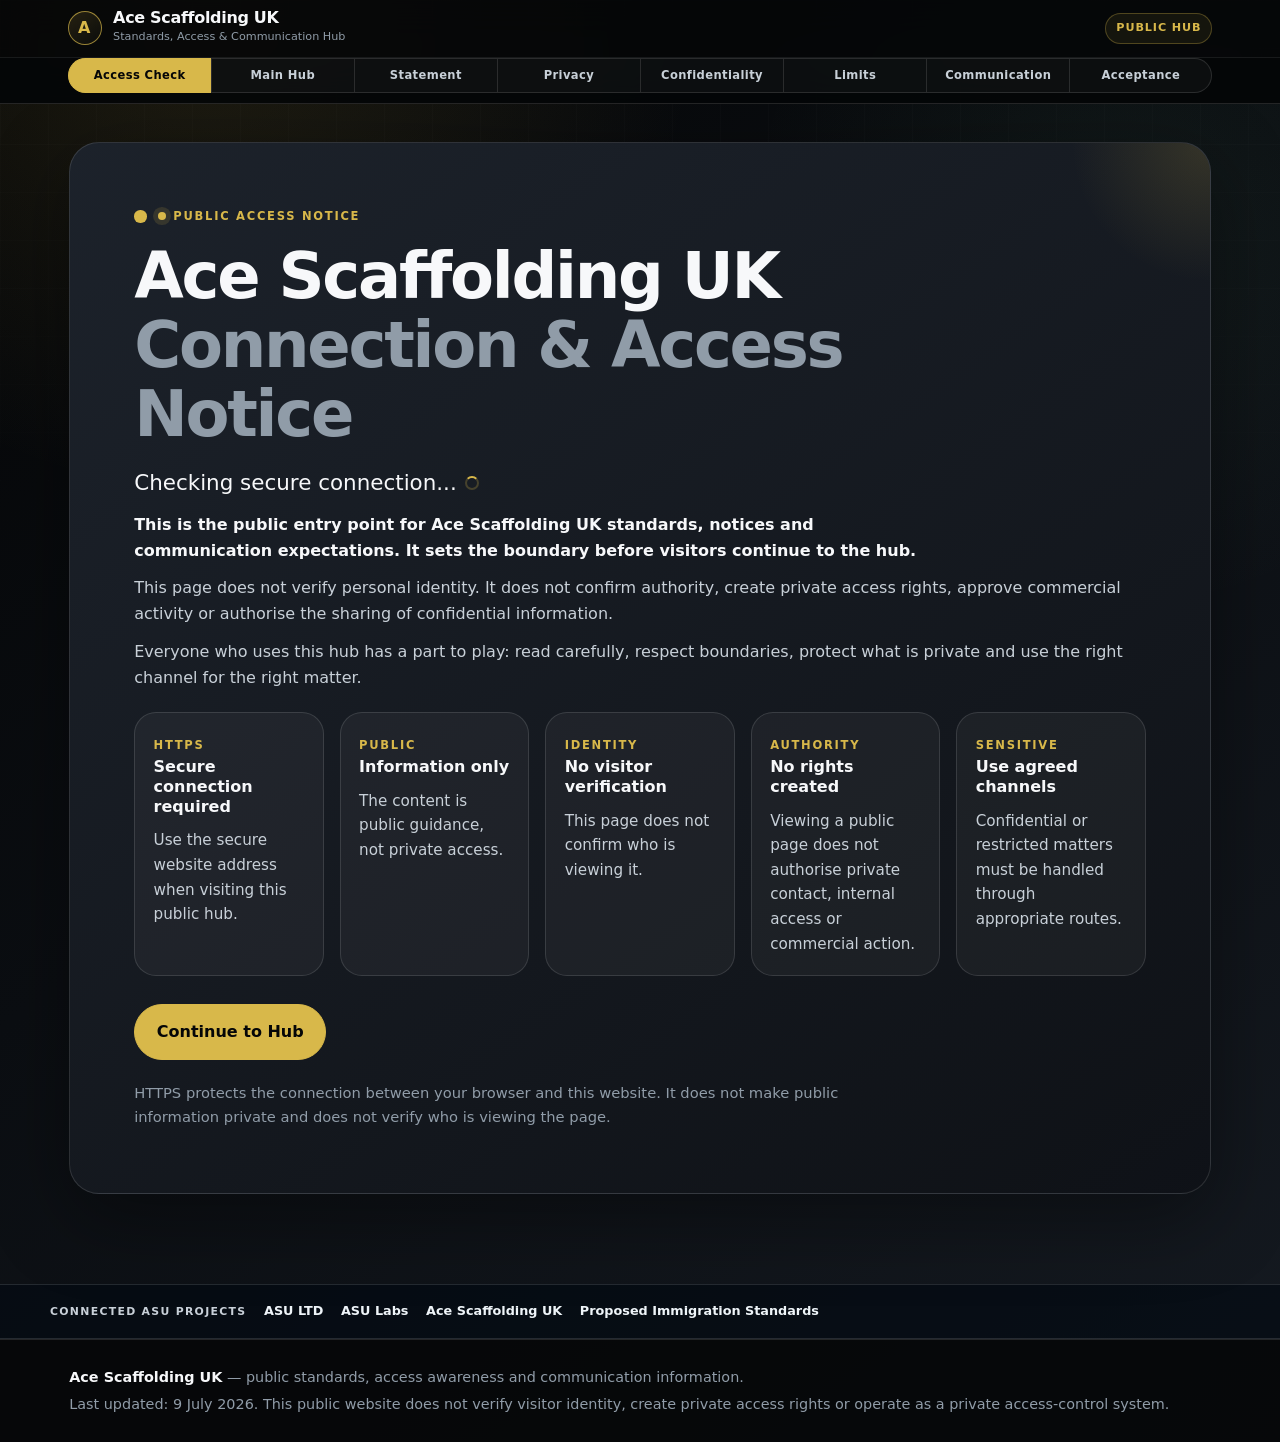
<file: index.html>
<!DOCTYPE html>

<html lang="en-GB">
<head>
<meta charset="utf-8"/>
<meta content="width=device-width, initial-scale=1.0" name="viewport"/>
<meta content="Public connection and access notice for Ace Scaffolding UK standards and communication information." name="description"/>
<title>Ace Scaffolding UK | Connection &amp; Access Notice</title>
<link href="style.css" rel="stylesheet"/>
<link rel="canonical" href="https://acescaffolding.uk/">
<meta property="og:type" content="website">
<meta property="og:title" content="Ace Scaffolding UK | Connection &amp;amp; Access Notice">
<meta property="og:description" content="Public connection and access notice for Ace Scaffolding UK standards and communication information.">
<meta property="og:url" content="https://acescaffolding.uk/">
<meta property="og:image" content="https://acescaffolding.uk/assets/social-card.svg">
<meta name="twitter:card" content="summary_large_image">
<script type="application/ld+json">{"@context": "https://schema.org", "@type": "WebPage", "name": "Ace Scaffolding UK | Connection &amp; Access Notice", "description": "Public connection and access notice for Ace Scaffolding UK standards and communication information.", "url": "https://acescaffolding.uk/", "dateModified": "2026-09-18", "isPartOf": {"@type": "WebSite", "name": "ace", "url": "https://acescaffolding.uk/"}}</script>
<link rel="icon" href="/assets/favicon.svg" type="image/svg+xml">
<link rel="icon" href="/favicon.ico" sizes="any"><link rel="icon" type="image/png" sizes="32x32" href="/favicon-32x32.png"><link rel="icon" type="image/png" sizes="16x16" href="/favicon-16x16.png"><link rel="apple-touch-icon" sizes="180x180" href="/apple-touch-icon.png"><link rel="manifest" href="/site.webmanifest">
</head>
<body class="access-page">
<a class="skip-link" href="#main-content">Skip to main content</a>
<header class="site-header compact-header">
<div class="header-inner">
<a aria-label="Ace Scaffolding UK access notice" class="brand-lockup" href="index.html">
<span aria-hidden="true" class="brand-mark">A</span>
<span class="brand-text">
<span class="brand-name">Ace Scaffolding UK</span>
<span class="brand-subtitle">Standards, Access &amp; Communication Hub</span>
</span>
</a>
<span aria-label="Public standards hub" class="header-status">Public Hub</span>
</div><nav aria-label="Page navigation" class="top-page-nav"><div class="top-page-nav-inner"><a aria-current="page" class="top-page-nav-link active" href="index.html">Access Check</a><a class="top-page-nav-link" href="hub.html">Main Hub</a><a class="top-page-nav-link" href="statement.html">Statement</a><a class="top-page-nav-link" href="privacy-notice.html">Privacy</a><a class="top-page-nav-link" href="confidentiality-policy.html">Confidentiality</a><a class="top-page-nav-link" href="disclaimer.html">Limits</a><a class="top-page-nav-link" href="communication-terms.html">Communication</a><a class="top-page-nav-link" href="acceptance.html">Acceptance</a></div></nav>
</header>
<main class="page-shell" id="main-content">
<section aria-labelledby="access-title" class="access-panel hero-panel">
<div class="access-status-row">
<span aria-hidden="true" class="status-pulse"></span>
<span class="eyebrow">Public access notice</span>
</div>
<h1 id="access-title">Ace Scaffolding UK<br/><span>Connection &amp; Access Notice</span></h1>
<p class="lead connection-line">Checking secure connection...</p>
<p class="notice-text">This is the public entry point for Ace Scaffolding UK standards, notices and communication expectations. It sets the boundary before visitors continue to the hub.</p>
<p>This page does not verify personal identity. It does not confirm authority, create private access rights, approve commercial activity or authorise the sharing of confidential information.</p>
<p>Everyone who uses this hub has a part to play: read carefully, respect boundaries, protect what is private and use the right channel for the right matter.</p>
<div aria-label="Connection notice summary" class="status-grid five-card-grid">
<article class="status-card"><span class="status-label">HTTPS</span><strong>Secure connection required</strong><p>Use the secure website address when visiting this public hub.</p></article>
<article class="status-card"><span class="status-label">Public</span><strong>Information only</strong><p>The content is public guidance, not private access.</p></article>
<article class="status-card"><span class="status-label">Identity</span><strong>No visitor verification</strong><p>This page does not confirm who is viewing it.</p></article>
<article class="status-card"><span class="status-label">Authority</span><strong>No rights created</strong><p>Viewing a public page does not authorise private contact, internal access or commercial action.</p></article>
<article class="status-card"><span class="status-label">Sensitive</span><strong>Use agreed channels</strong><p>Confidential or restricted matters must be handled through appropriate routes.</p></article>
</div>
<div class="button-row">
<a class="primary-button" href="hub.html">Continue to Hub</a>
</div>
<p class="fine-print">HTTPS protects the connection between your browser and this website. It does not make public information private and does not verify who is viewing the page.</p>
</section>
</main>
<aside class="asu-network" aria-label="Connected ASU projects">
  <div class="asu-network__inner">
    <span>Connected ASU projects</span>
    <a href="https://asultd.com/">ASU LTD</a>
    <a href="https://asulabs.uk/">ASU Labs</a>
    <a href="https://acescaffolding.uk/">Ace Scaffolding UK</a>
    <a href="https://asu-immigration-proposed-standards.uk/">Proposed Immigration Standards</a>
  </div>
</aside>
<footer class="site-footer">
<div class="footer-inner">
<p><strong>Ace Scaffolding UK</strong> — public standards, access awareness and communication information.</p>
<p>Last updated: 9 July 2026. This public website does not verify visitor identity, create private access rights or operate as a private access-control system.</p>
</div>
</footer>
</body>
</html>
</file>
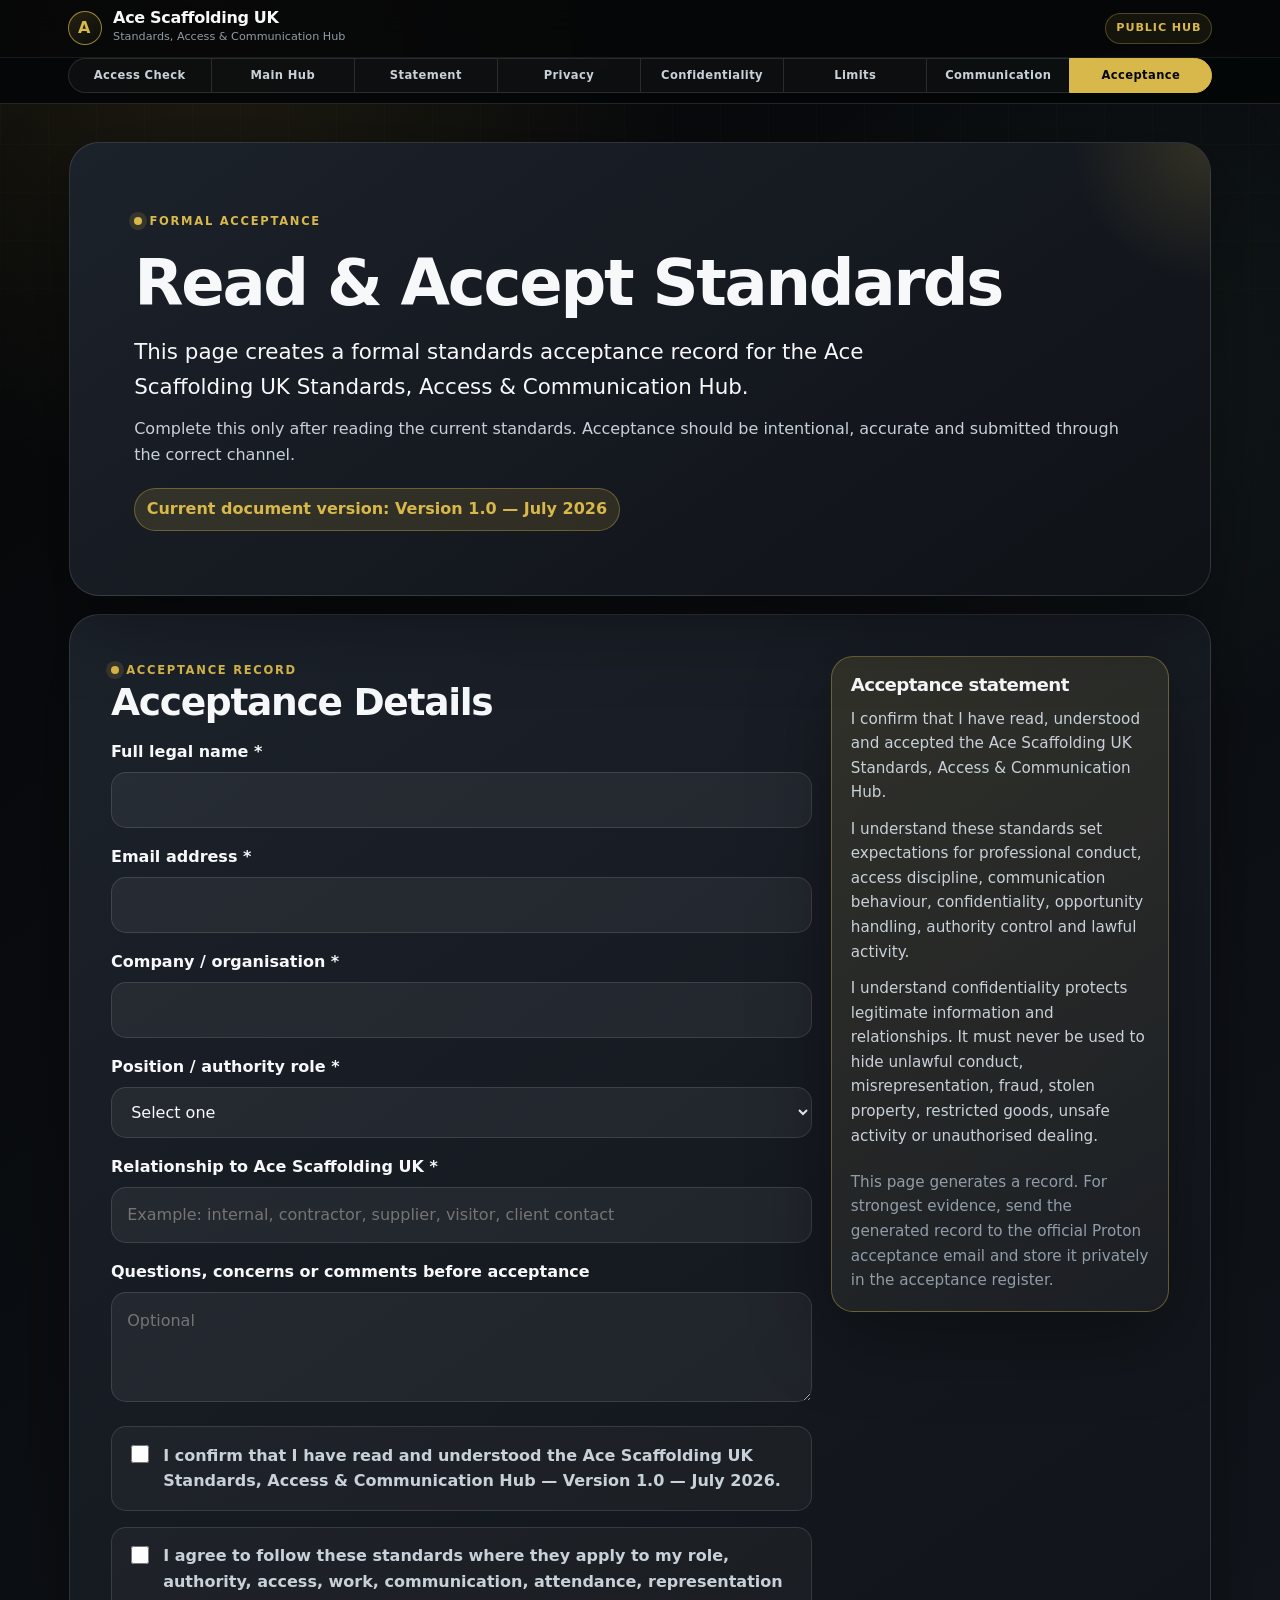
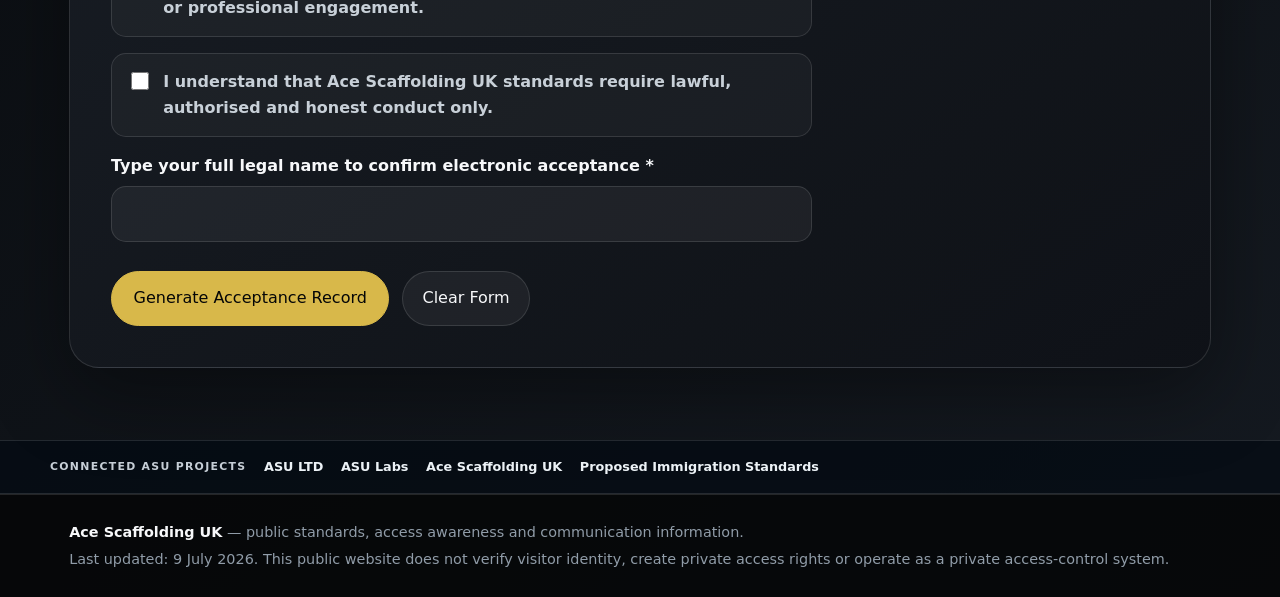
<file: acceptance.html>
<!DOCTYPE html>

<html lang="en-GB">
<head>
<meta charset="utf-8"/>
<meta content="width=device-width, initial-scale=1.0" name="viewport"/>
<meta content="Formal standards acceptance record for Ace Scaffolding UK standards and communication information." name="description"/>
<title>Ace Scaffolding UK | Read &amp; Accept Standards</title>
<link href="style.css" rel="stylesheet"/>
<link rel="canonical" href="https://acescaffolding.uk/acceptance.html">
<meta property="og:type" content="website">
<meta property="og:title" content="Ace Scaffolding UK | Read &amp;amp; Accept Standards">
<meta property="og:description" content="Formal standards acceptance record for Ace Scaffolding UK standards and communication information.">
<meta property="og:url" content="https://acescaffolding.uk/acceptance.html">
<meta property="og:image" content="https://acescaffolding.uk/assets/social-card.svg">
<meta name="twitter:card" content="summary_large_image">
<script type="application/ld+json">{"@context": "https://schema.org", "@type": "WebPage", "name": "Ace Scaffolding UK | Read &amp; Accept Standards", "description": "Formal standards acceptance record for Ace Scaffolding UK standards and communication information.", "url": "https://acescaffolding.uk/acceptance.html", "dateModified": "2026-09-18", "isPartOf": {"@type": "WebSite", "name": "ace", "url": "https://acescaffolding.uk/"}}</script>
<link rel="icon" href="/assets/favicon.svg" type="image/svg+xml">
<link rel="icon" href="/favicon.ico" sizes="any"><link rel="icon" type="image/png" sizes="32x32" href="/favicon-32x32.png"><link rel="icon" type="image/png" sizes="16x16" href="/favicon-16x16.png"><link rel="apple-touch-icon" sizes="180x180" href="/apple-touch-icon.png"><link rel="manifest" href="/site.webmanifest">
</head>
<body class="standard-page">
<a class="skip-link" href="#main-content">Skip to main content</a>
<header class="site-header compact-header">
<div class="header-inner">
<a aria-label="Ace Scaffolding UK hub overview" class="brand-lockup" href="hub.html">
<span aria-hidden="true" class="brand-mark">A</span>
<span class="brand-text">
<span class="brand-name">Ace Scaffolding UK</span>
<span class="brand-subtitle">Standards, Access &amp; Communication Hub</span>
</span>
</a>
<span aria-label="Public standards hub" class="header-status">Public Hub</span>
</div><nav aria-label="Page navigation" class="top-page-nav"><div class="top-page-nav-inner"><a class="top-page-nav-link" href="index.html">Access Check</a><a class="top-page-nav-link" href="hub.html">Main Hub</a><a class="top-page-nav-link" href="statement.html">Statement</a><a class="top-page-nav-link" href="privacy-notice.html">Privacy</a><a class="top-page-nav-link" href="confidentiality-policy.html">Confidentiality</a><a class="top-page-nav-link" href="disclaimer.html">Limits</a><a class="top-page-nav-link" href="communication-terms.html">Communication</a><a aria-current="page" class="top-page-nav-link active" href="acceptance.html">Acceptance</a></div></nav>
</header>
<main class="page-shell" id="main-content">
<section aria-labelledby="acceptance-title" class="hero-panel">
<span class="eyebrow">Formal acceptance</span>
<h1 id="acceptance-title">Read &amp; Accept Standards</h1>
<p class="lead">This page creates a formal standards acceptance record for the Ace Scaffolding UK Standards, Access &amp; Communication Hub.</p>
<p>Complete this only after reading the current standards. Acceptance should be intentional, accurate and submitted through the correct channel.</p>
<p class="last-updated-badge">Current document version: Version 1.0 — July 2026</p>
</section>
<section aria-labelledby="form-title" class="policy-section split-section">
<div>
<span class="eyebrow">Acceptance record</span>
<h2 id="form-title">Acceptance Details</h2>
<form class="acceptance-form" id="acceptanceForm">
<label for="fullName">Full legal name *</label>
<input autocomplete="name" id="fullName" name="fullName" required="" type="text"/>
<label for="email">Email address *</label>
<input autocomplete="email" id="email" name="email" required="" type="email"/>
<label for="company">Company / organisation *</label>
<input id="company" name="company" required="" type="text"/>
<label for="role">Position / authority role *</label>
<select id="role" name="role" required="">
<option value="">Select one</option>
<option>01 — Director / Owner / Final Authority</option>
<option>02 — Senior Management / Appointed Lead</option>
<option>03 — Supervisor / Team Lead</option>
<option>04 — Internal Staff / Team Member</option>
<option>05 — Contractor / Subcontractor</option>
<option>06 — Supplier / Service Provider</option>
<option>07 — Visitor / Temporary Access</option>
<option>08 — Client / Customer Contact</option>
<option>09 — Other Authorised Person</option>
</select>
<label for="relationship">Relationship to Ace Scaffolding UK *</label>
<input id="relationship" name="relationship" placeholder="Example: internal, contractor, supplier, visitor, client contact" required="" type="text"/>
<label for="comments">Questions, concerns or comments before acceptance</label>
<textarea id="comments" name="comments" placeholder="Optional"></textarea>
<div class="check-option">
<input id="readConfirm" required="" type="checkbox"/>
<label for="readConfirm">I confirm that I have read and understood the Ace Scaffolding UK Standards, Access &amp; Communication Hub — Version 1.0 — July 2026.</label>
</div>
<div class="check-option">
<input id="followConfirm" required="" type="checkbox"/>
<label for="followConfirm">I agree to follow these standards where they apply to my role, authority, access, work, communication, attendance, representation or professional engagement.</label>
</div>
<div class="check-option">
<input id="lawfulConfirm" required="" type="checkbox"/>
<label for="lawfulConfirm">I understand that Ace Scaffolding UK standards require lawful, authorised and honest conduct only.</label>
</div>
<label for="typedName">Type your full legal name to confirm electronic acceptance *</label>
<input id="typedName" name="typedName" required="" type="text"/>
<div class="button-row">
<button class="primary-button" type="submit">Generate Acceptance Record</button>
<button class="secondary-button" type="reset">Clear Form</button>
</div>
</form>
</div>
<div class="callout-card">
<h3>Acceptance statement</h3>
<p>I confirm that I have read, understood and accepted the Ace Scaffolding UK Standards, Access &amp; Communication Hub.</p>
<p>I understand these standards set expectations for professional conduct, access discipline, communication behaviour, confidentiality, opportunity handling, authority control and lawful activity.</p>
<p>I understand confidentiality protects legitimate information and relationships. It must never be used to hide unlawful conduct, misrepresentation, fraud, stolen property, restricted goods, unsafe activity or unauthorised dealing.</p>
<p class="fine-print">This page generates a record. For strongest evidence, send the generated record to the official Proton acceptance email and store it privately in the acceptance register.</p>
</div>
</section>
<section aria-labelledby="record-title" class="policy-section hidden" id="resultPanel">
<span class="eyebrow">Generated record</span>
<h2 id="record-title">Acceptance Record Generated</h2>
<p>Opening an email app does not complete acceptance. Review the prepared email, press Send, and then store the record in the central acceptance register.</p>
<pre class="record-output" id="recordOutput"></pre>
<div class="button-row">
<button class="primary-button" id="sendEmailBtn" type="button">Open Email App to Complete Acceptance</button>
<button class="secondary-button" id="copyBtn" type="button">Copy Record</button>
<button class="secondary-button" id="downloadBtn" type="button">Download Record</button>
<button class="secondary-button" id="printBtn" type="button">Print / Save</button>
</div>
<p class="fine-print">Acceptance records are prepared for delivery to AceScaffolding@proton.me. Acceptance is not complete until you press Send in your email app. Then store the record in the central register.</p>
</section>
<script>
            const ACCEPTANCE_EMAIL = "AceScaffolding@proton.me";
            const DOCUMENT_NAME = "Ace Scaffolding UK Standards, Access & Communication Hub";
            const DOCUMENT_VERSION = "Version 1.0 — July 2026";

            const form = document.getElementById("acceptanceForm");
            const resultPanel = document.getElementById("resultPanel");
            const recordOutput = document.getElementById("recordOutput");
            const sendEmailBtn = document.getElementById("sendEmailBtn");
            const copyBtn = document.getElementById("copyBtn");
            const downloadBtn = document.getElementById("downloadBtn");
            const printBtn = document.getElementById("printBtn");
            let latestRecord = "";
            let latestId = "";

            function clean(value) { return String(value || "").trim(); }
            function acceptanceId() {
                const stamp = new Date().toISOString().replace(/[-:]/g, "").replace(/\.\d{3}Z$/, "Z");
                const random = Math.random().toString(36).slice(2, 8).toUpperCase();
                return "ACE-ACCEPT-" + stamp + "-" + random;
            }
            function buildRecord(data) {
                return [
                    "ACE SCAFFOLDING UK — STANDARDS ACCEPTANCE RECORD",
                    "",
                    "Acceptance ID: " + data.id,
                    "Timestamp UTC: " + data.utc,
                    "Timestamp Local: " + data.local,
                    "Document Accepted: " + DOCUMENT_NAME + " — " + DOCUMENT_VERSION,
                    "",
                    "Full Legal Name: " + data.fullName,
                    "Email Address: " + data.email,
                    "Company / Organisation: " + data.company,
                    "Position / Authority Role: " + data.role,
                    "Relationship to Ace Scaffolding UK: " + data.relationship,
                    "Questions / Comments: " + (data.comments || "None provided"),
                    "",
                    "Acceptance Statement:",
                    "I confirm that I have read, understood and accepted the Ace Scaffolding UK Standards, Access & Communication Hub.",
                    "I agree to follow these standards where they apply to my role, authority, access, work, communication, attendance, representation or professional engagement.",
                    "I understand that Ace Scaffolding UK standards require lawful, authorised and honest conduct only.",
                    "I understand that confidentiality must never be used to hide unlawful conduct, misrepresentation, fraud, stolen property, restricted goods, unsafe activity or unauthorised dealing.",
                    "",
                    "Typed Name / Electronic Signature: " + data.typedName,
                    "",
                    "Record Source: Ace Scaffolding UK GitHub Pages Acceptance System",
                    "Storage Instruction: Store privately in the central acceptance register. Do not publish on GitHub."
                ].join("\n");
            }

            form.addEventListener("submit", function(event) {
                event.preventDefault();
                const fullName = clean(document.getElementById("fullName").value);
                const typedName = clean(document.getElementById("typedName").value);
                if (fullName.toLowerCase() !== typedName.toLowerCase()) {
                    alert("The typed name must match the full legal name.");
                    return;
                }
                const now = new Date();
                const data = {
                    id: acceptanceId(),
                    utc: now.toISOString(),
                    local: now.toLocaleString(),
                    fullName,
                    email: clean(document.getElementById("email").value),
                    company: clean(document.getElementById("company").value),
                    role: clean(document.getElementById("role").value),
                    relationship: clean(document.getElementById("relationship").value),
                    comments: clean(document.getElementById("comments").value),
                    typedName
                };
                latestId = data.id;
                latestRecord = buildRecord(data);
                recordOutput.textContent = latestRecord;
                resultPanel.classList.remove("hidden");
                resultPanel.scrollIntoView({ behavior: "smooth", block: "start" });
            });

            sendEmailBtn.addEventListener("click", function() {
                if (!latestRecord) { alert("Generate the acceptance record first."); return; }
                const subject = encodeURIComponent("Standards Acceptance Record — " + latestId);
                const body = encodeURIComponent(latestRecord);
                window.location.href = "mailto:" + ACCEPTANCE_EMAIL + "?subject=" + subject + "&body=" + body;
            });
            copyBtn.addEventListener("click", async function() {
                if (!latestRecord) { alert("Generate the acceptance record first."); return; }
                await navigator.clipboard.writeText(latestRecord);
                alert("Acceptance record copied.");
            });
            downloadBtn.addEventListener("click", function() {
                if (!latestRecord) { alert("Generate the acceptance record first."); return; }
                const blob = new Blob([latestRecord], { type: "text/plain;charset=utf-8" });
                const url = URL.createObjectURL(blob);
                const link = document.createElement("a");
                link.href = url;
                link.download = latestId + ".txt";
                document.body.appendChild(link);
                link.click();
                document.body.removeChild(link);
                URL.revokeObjectURL(url);
            });
            printBtn.addEventListener("click", function() { window.print(); });
        </script>

</main>
<aside class="asu-network" aria-label="Connected ASU projects">
  <div class="asu-network__inner">
    <span>Connected ASU projects</span>
    <a href="https://asultd.com/">ASU LTD</a>
    <a href="https://asulabs.uk/">ASU Labs</a>
    <a href="https://acescaffolding.uk/">Ace Scaffolding UK</a>
    <a href="https://asu-immigration-proposed-standards.uk/">Proposed Immigration Standards</a>
  </div>
</aside>
<footer class="site-footer">
<div class="footer-inner">
<p><strong>Ace Scaffolding UK</strong> — public standards, access awareness and communication information.</p>
<p>Last updated: 9 July 2026. This public website does not verify visitor identity, create private access rights or operate as a private access-control system.</p>
</div>
</footer>
</body>
</html>
</file>
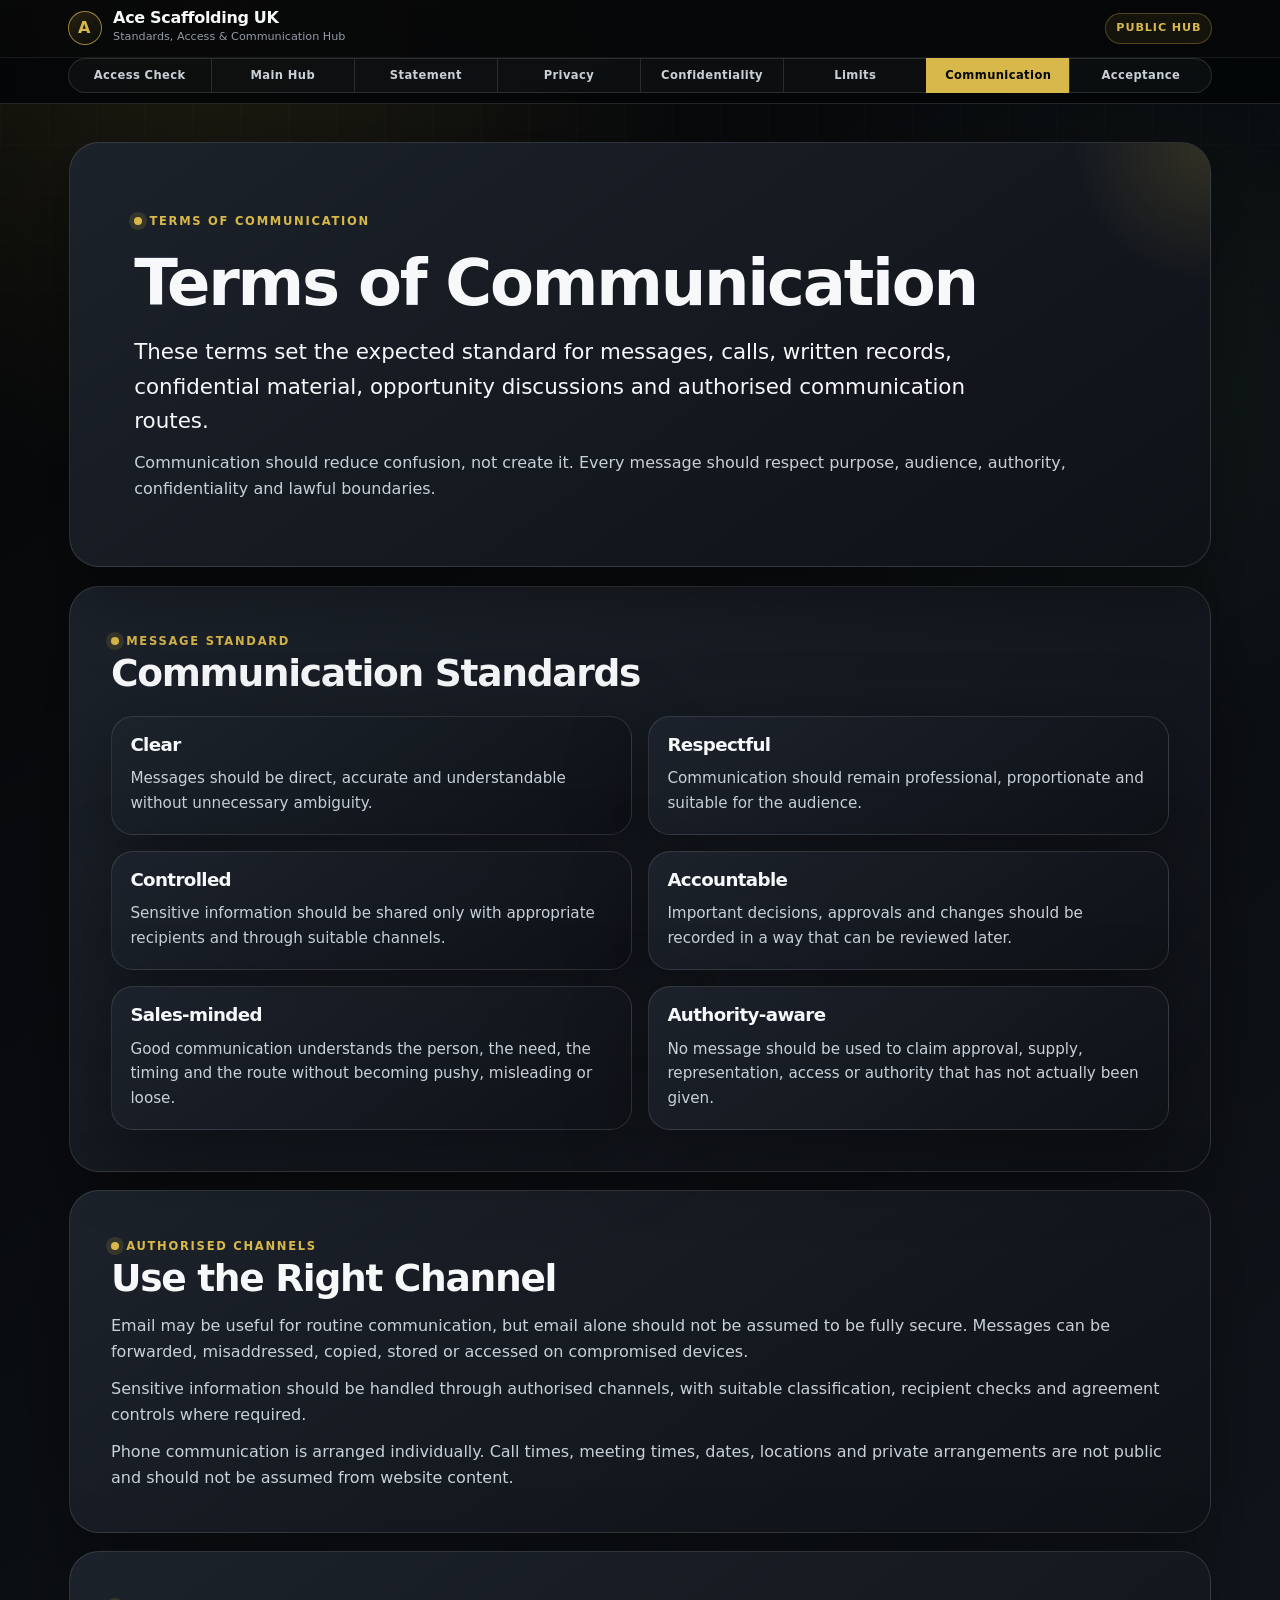
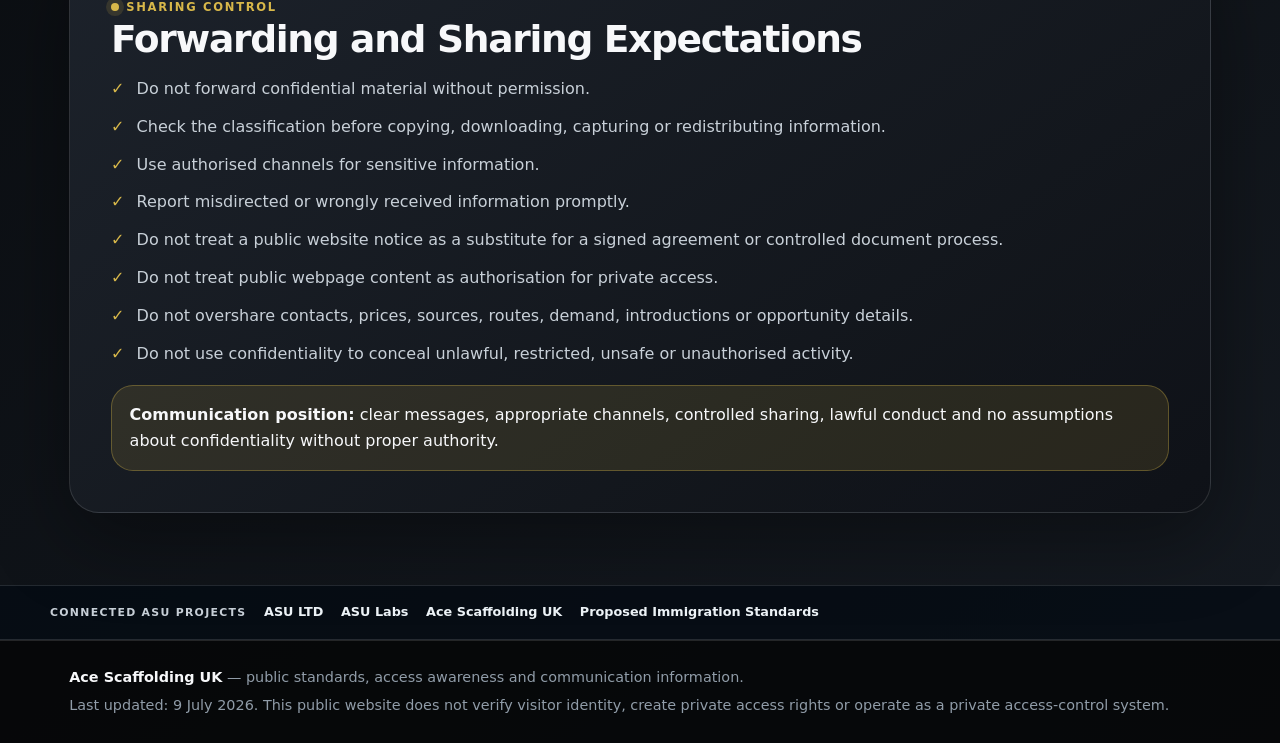
<file: communication-terms.html>
<!DOCTYPE html>

<html lang="en-GB">
<head>
<meta charset="utf-8"/>
<meta content="width=device-width, initial-scale=1.0" name="viewport"/>
<meta content="Terms of communication for Ace Scaffolding UK public standards and message handling." name="description"/>
<title>Ace Scaffolding UK | Terms of Communication</title>
<link href="style.css" rel="stylesheet"/>
<link rel="canonical" href="https://acescaffolding.uk/communication-terms.html">
<meta property="og:type" content="website">
<meta property="og:title" content="Ace Scaffolding UK | Terms of Communication">
<meta property="og:description" content="Terms of communication for Ace Scaffolding UK public standards and message handling.">
<meta property="og:url" content="https://acescaffolding.uk/communication-terms.html">
<meta property="og:image" content="https://acescaffolding.uk/assets/social-card.svg">
<meta name="twitter:card" content="summary_large_image">
<script type="application/ld+json">{"@context": "https://schema.org", "@type": "WebPage", "name": "Ace Scaffolding UK | Terms of Communication", "description": "Terms of communication for Ace Scaffolding UK public standards and message handling.", "url": "https://acescaffolding.uk/communication-terms.html", "dateModified": "2026-09-18", "isPartOf": {"@type": "WebSite", "name": "ace", "url": "https://acescaffolding.uk/"}}</script>
<link rel="icon" href="/assets/favicon.svg" type="image/svg+xml">
<link rel="icon" href="/favicon.ico" sizes="any"><link rel="icon" type="image/png" sizes="32x32" href="/favicon-32x32.png"><link rel="icon" type="image/png" sizes="16x16" href="/favicon-16x16.png"><link rel="apple-touch-icon" sizes="180x180" href="/apple-touch-icon.png"><link rel="manifest" href="/site.webmanifest">
</head>
<body class="standard-page">
<a class="skip-link" href="#main-content">Skip to main content</a>
<header class="site-header compact-header">
<div class="header-inner">
<a aria-label="Ace Scaffolding UK hub overview" class="brand-lockup" href="hub.html">
<span aria-hidden="true" class="brand-mark">A</span>
<span class="brand-text">
<span class="brand-name">Ace Scaffolding UK</span>
<span class="brand-subtitle">Standards, Access &amp; Communication Hub</span>
</span>
</a>
<span aria-label="Public standards hub" class="header-status">Public Hub</span>
</div><nav aria-label="Page navigation" class="top-page-nav"><div class="top-page-nav-inner"><a class="top-page-nav-link" href="index.html">Access Check</a><a class="top-page-nav-link" href="hub.html">Main Hub</a><a class="top-page-nav-link" href="statement.html">Statement</a><a class="top-page-nav-link" href="privacy-notice.html">Privacy</a><a class="top-page-nav-link" href="confidentiality-policy.html">Confidentiality</a><a class="top-page-nav-link" href="disclaimer.html">Limits</a><a aria-current="page" class="top-page-nav-link active" href="communication-terms.html">Communication</a><a class="top-page-nav-link" href="acceptance.html">Acceptance</a></div></nav>
</header>
<main class="page-shell" id="main-content">
<section aria-labelledby="communication-title" class="hero-panel">
<span class="eyebrow">Terms of communication</span>
<h1 id="communication-title">Terms of Communication</h1>
<p class="lead">These terms set the expected standard for messages, calls, written records, confidential material, opportunity discussions and authorised communication routes.</p>
<p>Communication should reduce confusion, not create it. Every message should respect purpose, audience, authority, confidentiality and lawful boundaries.</p>
</section>
<section aria-labelledby="standards-title" class="policy-section">
<span class="eyebrow">Message standard</span>
<h2 id="standards-title">Communication Standards</h2>
<div class="content-grid two-column-grid">
<article class="document-card"><h3>Clear</h3><p>Messages should be direct, accurate and understandable without unnecessary ambiguity.</p></article>
<article class="document-card"><h3>Respectful</h3><p>Communication should remain professional, proportionate and suitable for the audience.</p></article>
<article class="document-card"><h3>Controlled</h3><p>Sensitive information should be shared only with appropriate recipients and through suitable channels.</p></article>
<article class="document-card"><h3>Accountable</h3><p>Important decisions, approvals and changes should be recorded in a way that can be reviewed later.</p></article>
<article class="document-card"><h3>Sales-minded</h3><p>Good communication understands the person, the need, the timing and the route without becoming pushy, misleading or loose.</p></article>
<article class="document-card"><h3>Authority-aware</h3><p>No message should be used to claim approval, supply, representation, access or authority that has not actually been given.</p></article>
</div>
</section>
<section aria-labelledby="channels-title" class="policy-section">
<span class="eyebrow">Authorised channels</span>
<h2 id="channels-title">Use the Right Channel</h2>
<p>Email may be useful for routine communication, but email alone should not be assumed to be fully secure. Messages can be forwarded, misaddressed, copied, stored or accessed on compromised devices.</p>
<p>Sensitive information should be handled through authorised channels, with suitable classification, recipient checks and agreement controls where required.</p>
<p>Phone communication is arranged individually. Call times, meeting times, dates, locations and private arrangements are not public and should not be assumed from website content.</p>
</section>
<section aria-labelledby="forwarding-title" class="policy-section">
<span class="eyebrow">Sharing control</span>
<h2 id="forwarding-title">Forwarding and Sharing Expectations</h2>
<ul class="rule-list">
<li>Do not forward confidential material without permission.</li>
<li>Check the classification before copying, downloading, capturing or redistributing information.</li>
<li>Use authorised channels for sensitive information.</li>
<li>Report misdirected or wrongly received information promptly.</li>
<li>Do not treat a public website notice as a substitute for a signed agreement or controlled document process.</li>
<li>Do not treat public webpage content as authorisation for private access.</li>
<li>Do not overshare contacts, prices, sources, routes, demand, introductions or opportunity details.</li>
<li>Do not use confidentiality to conceal unlawful, restricted, unsafe or unauthorised activity.</li>
</ul>
<div class="statement-banner"><strong>Communication position:</strong> clear messages, appropriate channels, controlled sharing, lawful conduct and no assumptions about confidentiality without proper authority.</div>
</section>

</main>
<aside class="asu-network" aria-label="Connected ASU projects">
  <div class="asu-network__inner">
    <span>Connected ASU projects</span>
    <a href="https://asultd.com/">ASU LTD</a>
    <a href="https://asulabs.uk/">ASU Labs</a>
    <a href="https://acescaffolding.uk/">Ace Scaffolding UK</a>
    <a href="https://asu-immigration-proposed-standards.uk/">Proposed Immigration Standards</a>
  </div>
</aside>
<footer class="site-footer">
<div class="footer-inner">
<p><strong>Ace Scaffolding UK</strong> — public standards, access awareness and communication information.</p>
<p>Last updated: 9 July 2026. This public website does not verify visitor identity, create private access rights or operate as a private access-control system.</p>
</div>
</footer>
</body>
</html>
</file>
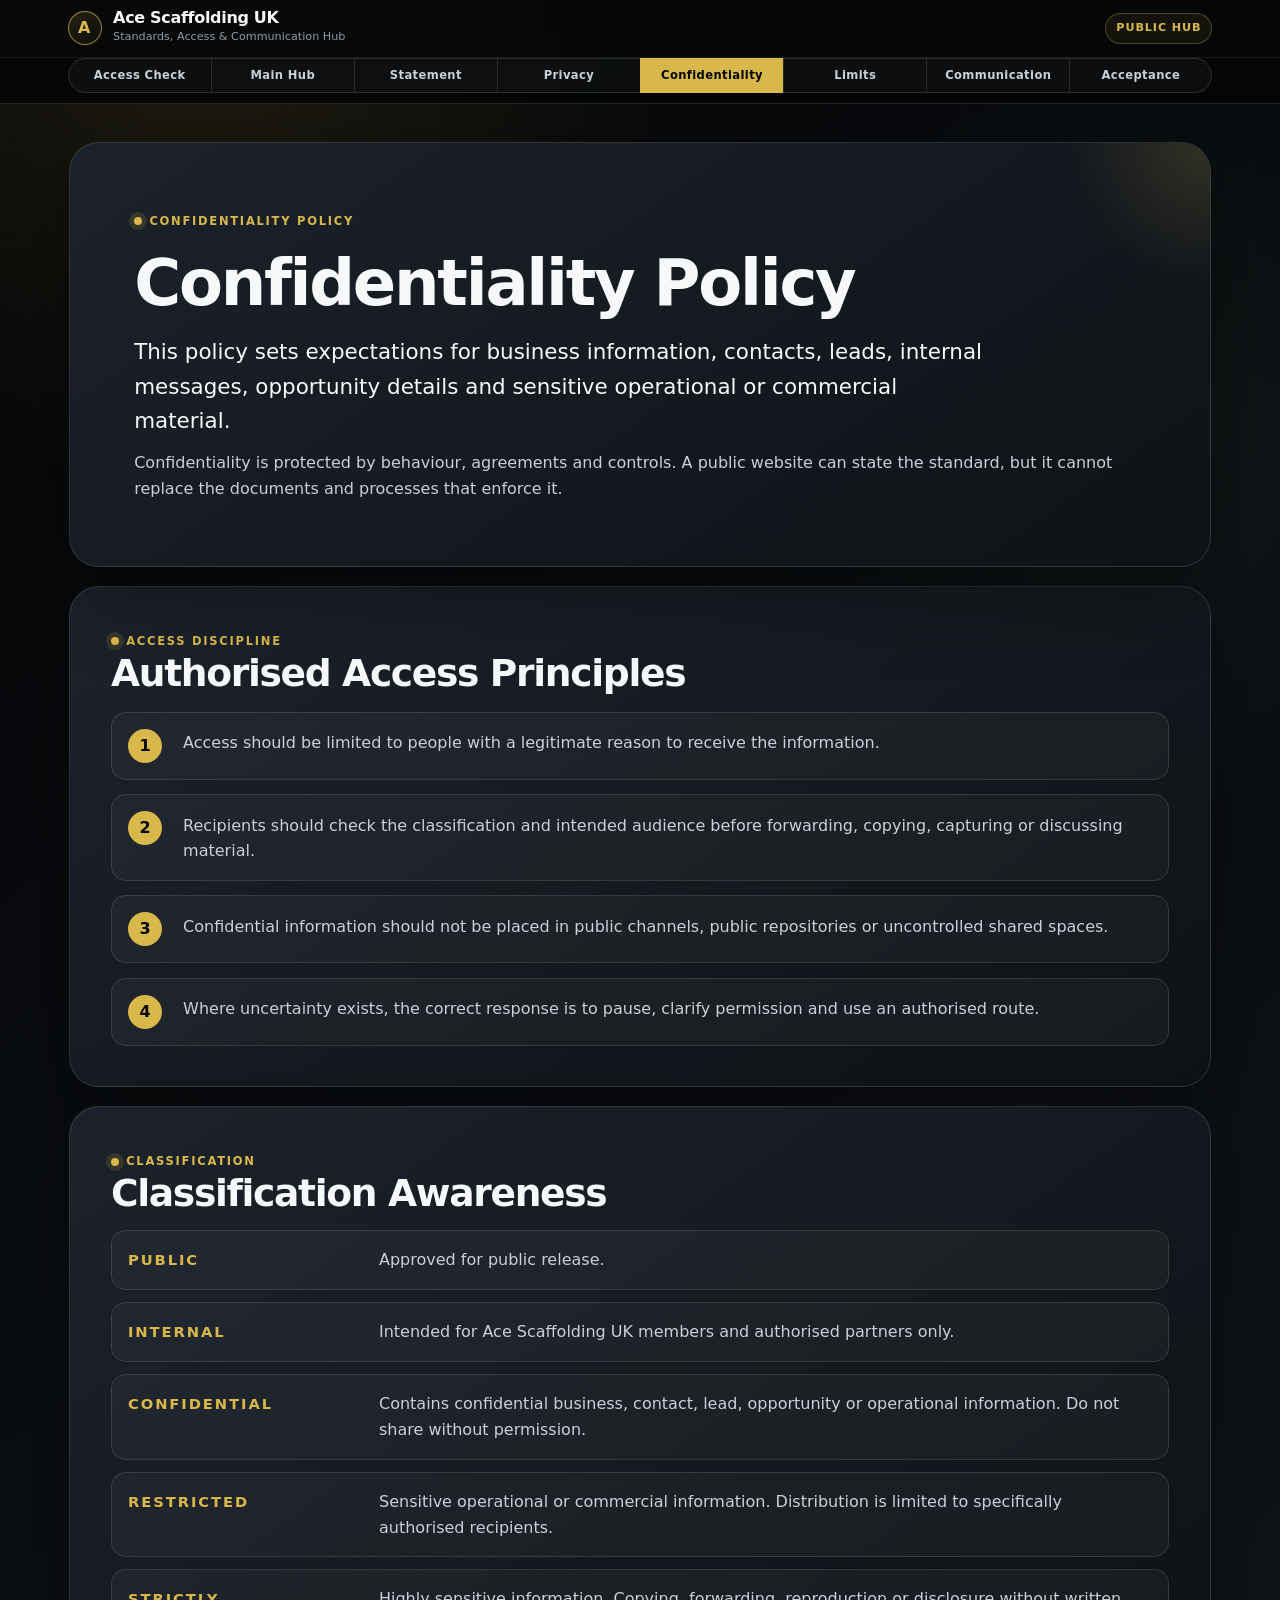
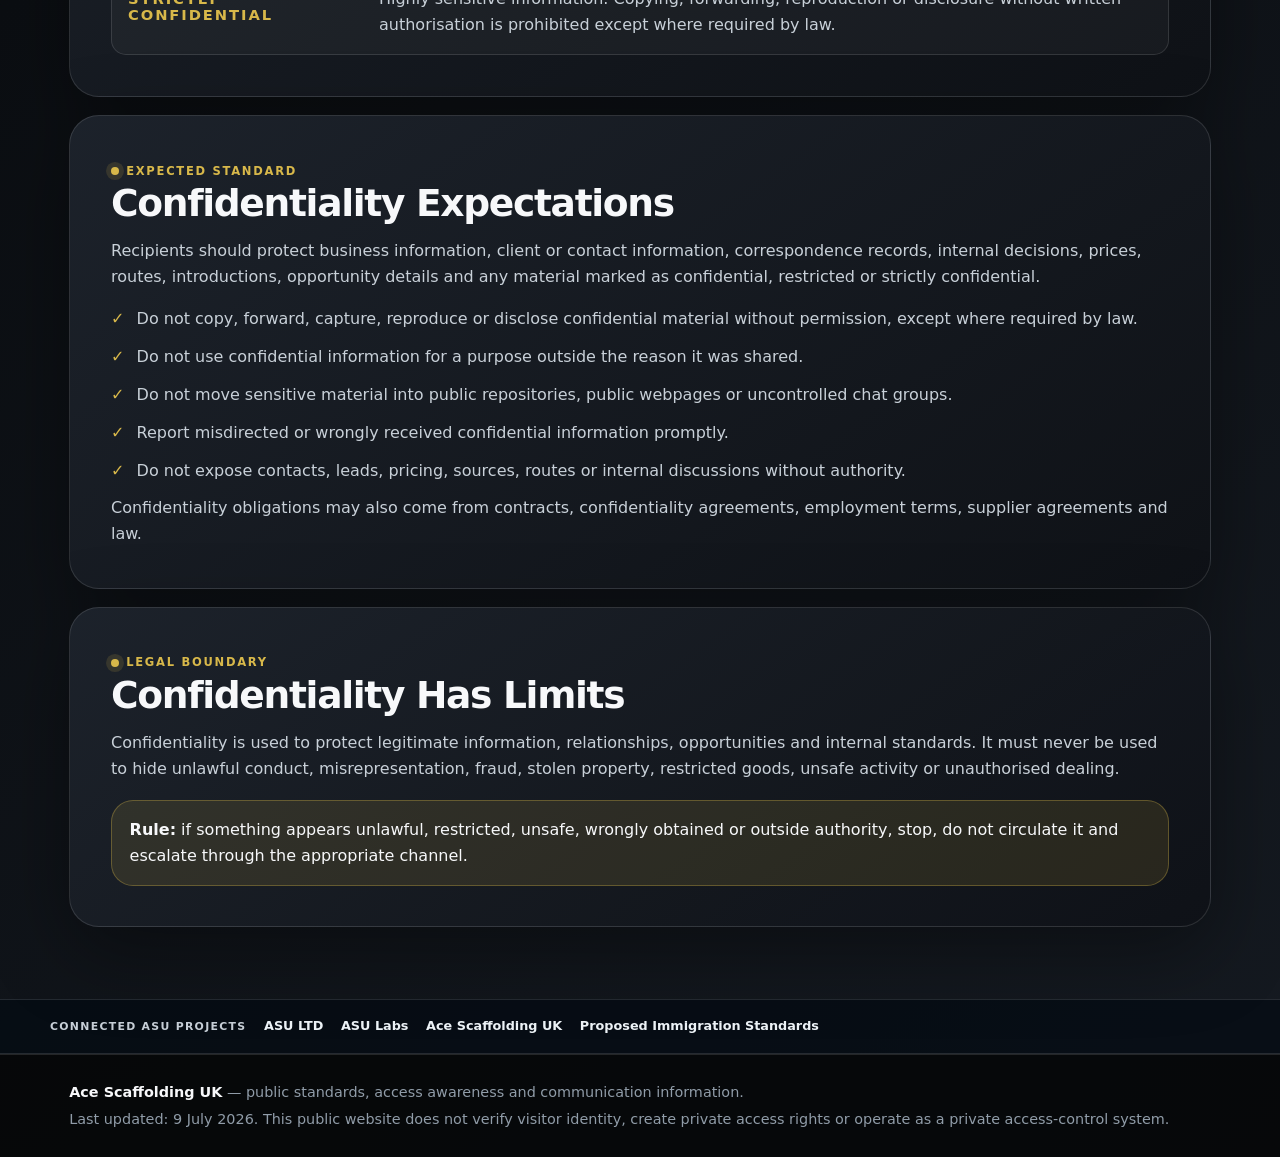
<file: confidentiality-policy.html>
<!DOCTYPE html>

<html lang="en-GB">
<head>
<meta charset="utf-8"/>
<meta content="width=device-width, initial-scale=1.0" name="viewport"/>
<meta content="Confidentiality policy for Ace Scaffolding UK communication and information handling." name="description"/>
<title>Ace Scaffolding UK | Confidentiality Policy</title>
<link href="style.css" rel="stylesheet"/>
<link rel="canonical" href="https://acescaffolding.uk/confidentiality-policy.html">
<meta property="og:type" content="website">
<meta property="og:title" content="Ace Scaffolding UK | Confidentiality Policy">
<meta property="og:description" content="Confidentiality policy for Ace Scaffolding UK communication and information handling.">
<meta property="og:url" content="https://acescaffolding.uk/confidentiality-policy.html">
<meta property="og:image" content="https://acescaffolding.uk/assets/social-card.svg">
<meta name="twitter:card" content="summary_large_image">
<script type="application/ld+json">{"@context": "https://schema.org", "@type": "WebPage", "name": "Ace Scaffolding UK | Confidentiality Policy", "description": "Confidentiality policy for Ace Scaffolding UK communication and information handling.", "url": "https://acescaffolding.uk/confidentiality-policy.html", "dateModified": "2026-09-18", "isPartOf": {"@type": "WebSite", "name": "ace", "url": "https://acescaffolding.uk/"}}</script>
<link rel="icon" href="/assets/favicon.svg" type="image/svg+xml">
<link rel="icon" href="/favicon.ico" sizes="any"><link rel="icon" type="image/png" sizes="32x32" href="/favicon-32x32.png"><link rel="icon" type="image/png" sizes="16x16" href="/favicon-16x16.png"><link rel="apple-touch-icon" sizes="180x180" href="/apple-touch-icon.png"><link rel="manifest" href="/site.webmanifest">
</head>
<body class="standard-page">
<a class="skip-link" href="#main-content">Skip to main content</a>
<header class="site-header compact-header">
<div class="header-inner">
<a aria-label="Ace Scaffolding UK hub overview" class="brand-lockup" href="hub.html">
<span aria-hidden="true" class="brand-mark">A</span>
<span class="brand-text">
<span class="brand-name">Ace Scaffolding UK</span>
<span class="brand-subtitle">Standards, Access &amp; Communication Hub</span>
</span>
</a>
<span aria-label="Public standards hub" class="header-status">Public Hub</span>
</div><nav aria-label="Page navigation" class="top-page-nav"><div class="top-page-nav-inner"><a class="top-page-nav-link" href="index.html">Access Check</a><a class="top-page-nav-link" href="hub.html">Main Hub</a><a class="top-page-nav-link" href="statement.html">Statement</a><a class="top-page-nav-link" href="privacy-notice.html">Privacy</a><a aria-current="page" class="top-page-nav-link active" href="confidentiality-policy.html">Confidentiality</a><a class="top-page-nav-link" href="disclaimer.html">Limits</a><a class="top-page-nav-link" href="communication-terms.html">Communication</a><a class="top-page-nav-link" href="acceptance.html">Acceptance</a></div></nav>
</header>
<main class="page-shell" id="main-content">
<section aria-labelledby="confidentiality-title" class="hero-panel">
<span class="eyebrow">Confidentiality policy</span>
<h1 id="confidentiality-title">Confidentiality Policy</h1>
<p class="lead">This policy sets expectations for business information, contacts, leads, internal messages, opportunity details and sensitive operational or commercial material.</p>
<p>Confidentiality is protected by behaviour, agreements and controls. A public website can state the standard, but it cannot replace the documents and processes that enforce it.</p>
</section>
<section aria-labelledby="access-title" class="policy-section">
<span class="eyebrow">Access discipline</span>
<h2 id="access-title">Authorised Access Principles</h2>
<div class="numbered-list">
<div><span>1</span><p>Access should be limited to people with a legitimate reason to receive the information.</p></div>
<div><span>2</span><p>Recipients should check the classification and intended audience before forwarding, copying, capturing or discussing material.</p></div>
<div><span>3</span><p>Confidential information should not be placed in public channels, public repositories or uncontrolled shared spaces.</p></div>
<div><span>4</span><p>Where uncertainty exists, the correct response is to pause, clarify permission and use an authorised route.</p></div>
</div>
</section>
<section aria-labelledby="classification-title" class="policy-section">
<span class="eyebrow">Classification</span>
<h2 id="classification-title">Classification Awareness</h2>
<div class="classification-list">
<div class="classification-item"><h3>PUBLIC</h3><p>Approved for public release.</p></div>
<div class="classification-item"><h3>INTERNAL</h3><p>Intended for Ace Scaffolding UK members and authorised partners only.</p></div>
<div class="classification-item"><h3>CONFIDENTIAL</h3><p>Contains confidential business, contact, lead, opportunity or operational information. Do not share without permission.</p></div>
<div class="classification-item"><h3>RESTRICTED</h3><p>Sensitive operational or commercial information. Distribution is limited to specifically authorised recipients.</p></div>
<div class="classification-item"><h3>STRICTLY CONFIDENTIAL</h3><p>Highly sensitive information. Copying, forwarding, reproduction or disclosure without written authorisation is prohibited except where required by law.</p></div>
</div>
</section>
<section aria-labelledby="expectations-title" class="policy-section">
<span class="eyebrow">Expected standard</span>
<h2 id="expectations-title">Confidentiality Expectations</h2>
<p>Recipients should protect business information, client or contact information, correspondence records, internal decisions, prices, routes, introductions, opportunity details and any material marked as confidential, restricted or strictly confidential.</p>
<ul class="rule-list">
<li>Do not copy, forward, capture, reproduce or disclose confidential material without permission, except where required by law.</li>
<li>Do not use confidential information for a purpose outside the reason it was shared.</li>
<li>Do not move sensitive material into public repositories, public webpages or uncontrolled chat groups.</li>
<li>Report misdirected or wrongly received confidential information promptly.</li>
<li>Do not expose contacts, leads, pricing, sources, routes or internal discussions without authority.</li>
</ul>
<p>Confidentiality obligations may also come from contracts, confidentiality agreements, employment terms, supplier agreements and law.</p>
</section>
<section aria-labelledby="guardrail-title" class="policy-section">
<span class="eyebrow">Legal boundary</span>
<h2 id="guardrail-title">Confidentiality Has Limits</h2>
<p>Confidentiality is used to protect legitimate information, relationships, opportunities and internal standards. It must never be used to hide unlawful conduct, misrepresentation, fraud, stolen property, restricted goods, unsafe activity or unauthorised dealing.</p>
<div class="statement-banner"><strong>Rule:</strong> if something appears unlawful, restricted, unsafe, wrongly obtained or outside authority, stop, do not circulate it and escalate through the appropriate channel.</div>
</section>

</main>
<aside class="asu-network" aria-label="Connected ASU projects">
  <div class="asu-network__inner">
    <span>Connected ASU projects</span>
    <a href="https://asultd.com/">ASU LTD</a>
    <a href="https://asulabs.uk/">ASU Labs</a>
    <a href="https://acescaffolding.uk/">Ace Scaffolding UK</a>
    <a href="https://asu-immigration-proposed-standards.uk/">Proposed Immigration Standards</a>
  </div>
</aside>
<footer class="site-footer">
<div class="footer-inner">
<p><strong>Ace Scaffolding UK</strong> — public standards, access awareness and communication information.</p>
<p>Last updated: 9 July 2026. This public website does not verify visitor identity, create private access rights or operate as a private access-control system.</p>
</div>
</footer>
</body>
</html>
</file>
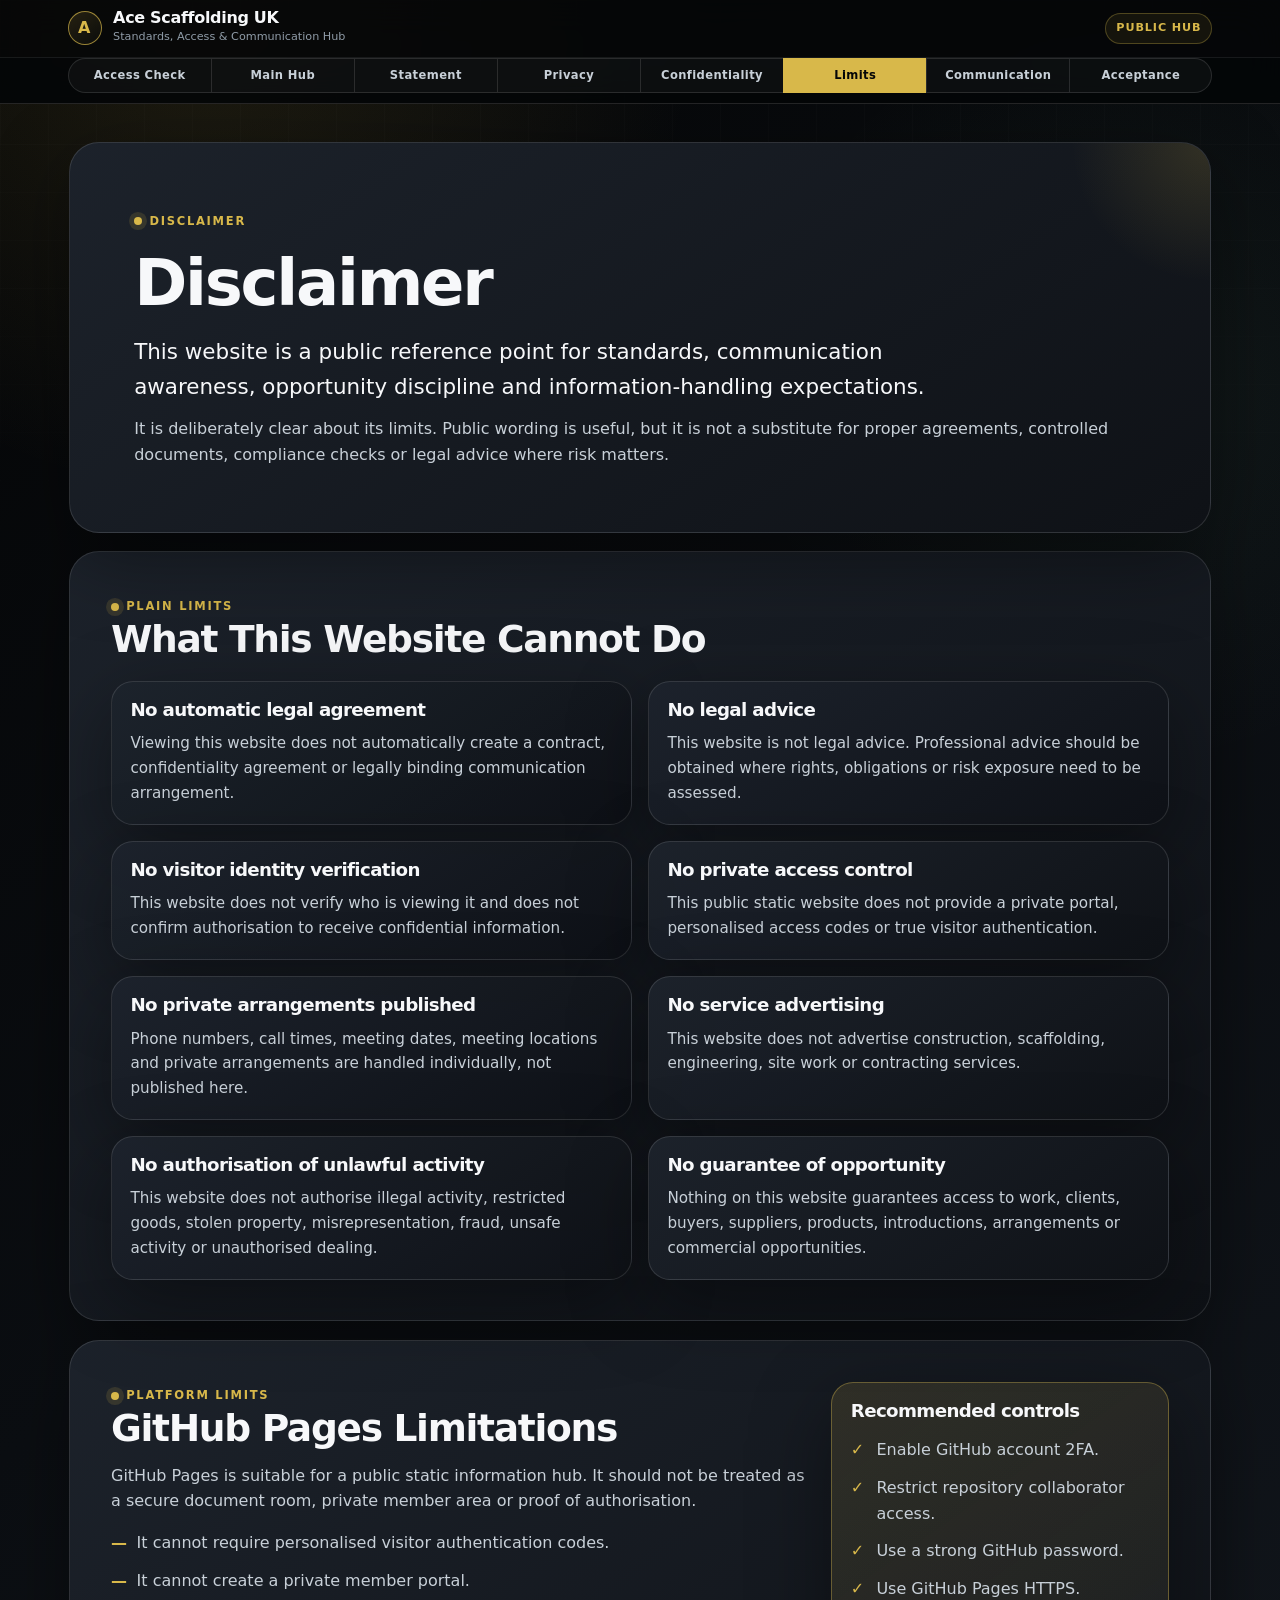
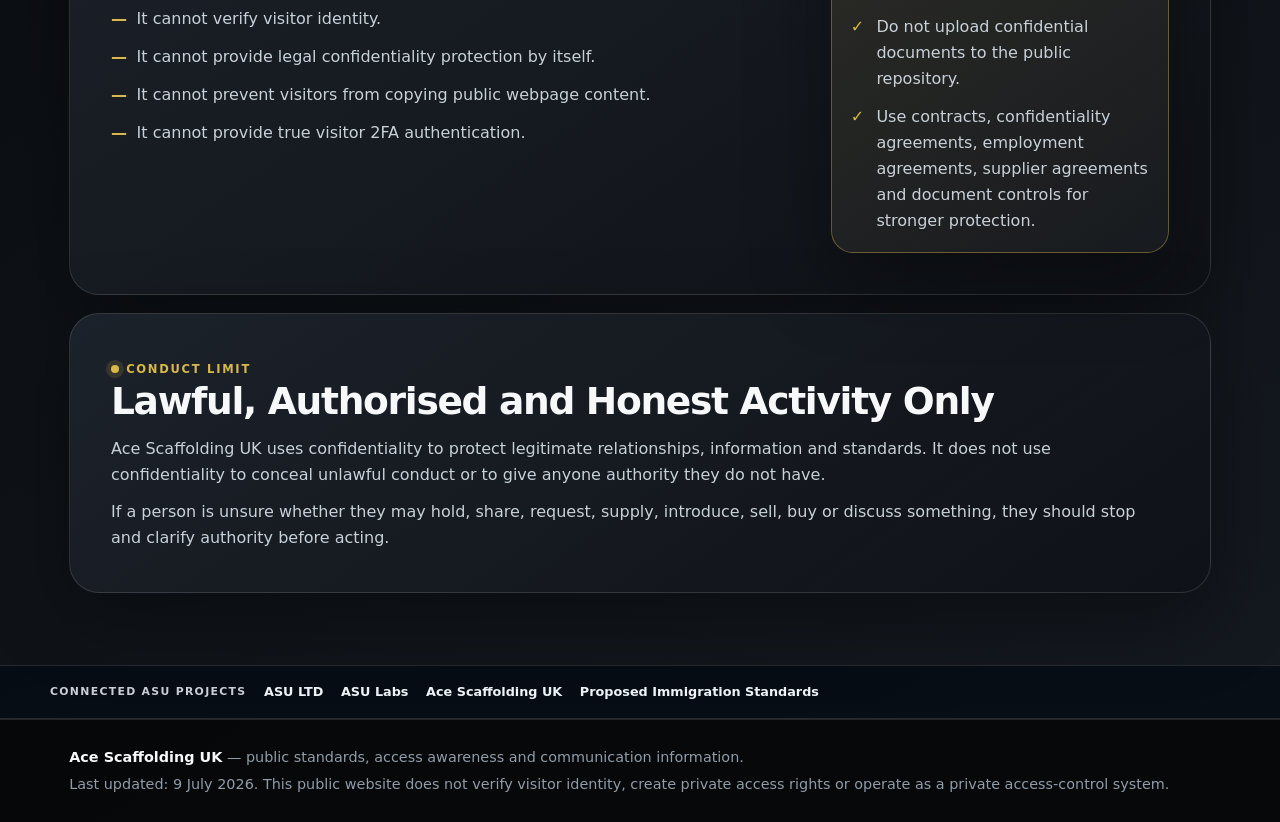
<file: disclaimer.html>
<!DOCTYPE html>

<html lang="en-GB">
<head>
<meta charset="utf-8"/>
<meta content="width=device-width, initial-scale=1.0" name="viewport"/>
<meta content="Disclaimer and platform limitations for Ace Scaffolding UK public information hub." name="description"/>
<title>Ace Scaffolding UK | Disclaimer</title>
<link href="style.css" rel="stylesheet"/>
<link rel="canonical" href="https://acescaffolding.uk/disclaimer.html">
<meta property="og:type" content="website">
<meta property="og:title" content="Ace Scaffolding UK | Disclaimer">
<meta property="og:description" content="Disclaimer and platform limitations for Ace Scaffolding UK public information hub.">
<meta property="og:url" content="https://acescaffolding.uk/disclaimer.html">
<meta property="og:image" content="https://acescaffolding.uk/assets/social-card.svg">
<meta name="twitter:card" content="summary_large_image">
<script type="application/ld+json">{"@context": "https://schema.org", "@type": "WebPage", "name": "Ace Scaffolding UK | Disclaimer", "description": "Disclaimer and platform limitations for Ace Scaffolding UK public information hub.", "url": "https://acescaffolding.uk/disclaimer.html", "dateModified": "2026-09-18", "isPartOf": {"@type": "WebSite", "name": "ace", "url": "https://acescaffolding.uk/"}}</script>
<link rel="icon" href="/assets/favicon.svg" type="image/svg+xml">
<link rel="icon" href="/favicon.ico" sizes="any"><link rel="icon" type="image/png" sizes="32x32" href="/favicon-32x32.png"><link rel="icon" type="image/png" sizes="16x16" href="/favicon-16x16.png"><link rel="apple-touch-icon" sizes="180x180" href="/apple-touch-icon.png"><link rel="manifest" href="/site.webmanifest">
</head>
<body class="standard-page">
<a class="skip-link" href="#main-content">Skip to main content</a>
<header class="site-header compact-header">
<div class="header-inner">
<a aria-label="Ace Scaffolding UK hub overview" class="brand-lockup" href="hub.html">
<span aria-hidden="true" class="brand-mark">A</span>
<span class="brand-text">
<span class="brand-name">Ace Scaffolding UK</span>
<span class="brand-subtitle">Standards, Access &amp; Communication Hub</span>
</span>
</a>
<span aria-label="Public standards hub" class="header-status">Public Hub</span>
</div><nav aria-label="Page navigation" class="top-page-nav"><div class="top-page-nav-inner"><a class="top-page-nav-link" href="index.html">Access Check</a><a class="top-page-nav-link" href="hub.html">Main Hub</a><a class="top-page-nav-link" href="statement.html">Statement</a><a class="top-page-nav-link" href="privacy-notice.html">Privacy</a><a class="top-page-nav-link" href="confidentiality-policy.html">Confidentiality</a><a aria-current="page" class="top-page-nav-link active" href="disclaimer.html">Limits</a><a class="top-page-nav-link" href="communication-terms.html">Communication</a><a class="top-page-nav-link" href="acceptance.html">Acceptance</a></div></nav>
</header>
<main class="page-shell" id="main-content">
<section aria-labelledby="disclaimer-title" class="hero-panel">
<span class="eyebrow">Disclaimer</span>
<h1 id="disclaimer-title">Disclaimer</h1>
<p class="lead">This website is a public reference point for standards, communication awareness, opportunity discipline and information-handling expectations.</p>
<p>It is deliberately clear about its limits. Public wording is useful, but it is not a substitute for proper agreements, controlled documents, compliance checks or legal advice where risk matters.</p>
</section>
<section aria-labelledby="limits-title" class="policy-section">
<span class="eyebrow">Plain limits</span>
<h2 id="limits-title">What This Website Cannot Do</h2>
<div class="content-grid two-column-grid">
<article class="document-card"><h3>No automatic legal agreement</h3><p>Viewing this website does not automatically create a contract, confidentiality agreement or legally binding communication arrangement.</p></article>
<article class="document-card"><h3>No legal advice</h3><p>This website is not legal advice. Professional advice should be obtained where rights, obligations or risk exposure need to be assessed.</p></article>
<article class="document-card"><h3>No visitor identity verification</h3><p>This website does not verify who is viewing it and does not confirm authorisation to receive confidential information.</p></article>
<article class="document-card"><h3>No private access control</h3><p>This public static website does not provide a private portal, personalised access codes or true visitor authentication.</p></article>
<article class="document-card"><h3>No private arrangements published</h3><p>Phone numbers, call times, meeting dates, meeting locations and private arrangements are handled individually, not published here.</p></article>
<article class="document-card"><h3>No service advertising</h3><p>This website does not advertise construction, scaffolding, engineering, site work or contracting services.</p></article>
<article class="document-card"><h3>No authorisation of unlawful activity</h3><p>This website does not authorise illegal activity, restricted goods, stolen property, misrepresentation, fraud, unsafe activity or unauthorised dealing.</p></article>
<article class="document-card"><h3>No guarantee of opportunity</h3><p>Nothing on this website guarantees access to work, clients, buyers, suppliers, products, introductions, arrangements or commercial opportunities.</p></article>
</div>
</section>
<section aria-labelledby="github-title" class="policy-section split-section">
<div>
<span class="eyebrow">Platform limits</span>
<h2 id="github-title">GitHub Pages Limitations</h2>
<p>GitHub Pages is suitable for a public static information hub. It should not be treated as a secure document room, private member area or proof of authorisation.</p>
<ul class="check-list negative-list">
<li>It cannot require personalised visitor authentication codes.</li>
<li>It cannot create a private member portal.</li>
<li>It cannot verify visitor identity.</li>
<li>It cannot provide legal confidentiality protection by itself.</li>
<li>It cannot prevent visitors from copying public webpage content.</li>
<li>It cannot provide true visitor 2FA authentication.</li>
</ul>
</div>
<div class="callout-card">
<h3>Recommended controls</h3>
<ul class="check-list">
<li>Enable GitHub account 2FA.</li>
<li>Restrict repository collaborator access.</li>
<li>Use a strong GitHub password.</li>
<li>Use GitHub Pages HTTPS.</li>
<li>Do not upload confidential documents to the public repository.</li>
<li>Use contracts, confidentiality agreements, employment agreements, supplier agreements and document controls for stronger protection.</li>
</ul>
</div>
</section>
<section aria-labelledby="lawful-title" class="policy-section">
<span class="eyebrow">Conduct limit</span>
<h2 id="lawful-title">Lawful, Authorised and Honest Activity Only</h2>
<p>Ace Scaffolding UK uses confidentiality to protect legitimate relationships, information and standards. It does not use confidentiality to conceal unlawful conduct or to give anyone authority they do not have.</p>
<p>If a person is unsure whether they may hold, share, request, supply, introduce, sell, buy or discuss something, they should stop and clarify authority before acting.</p>
</section>

</main>
<aside class="asu-network" aria-label="Connected ASU projects">
  <div class="asu-network__inner">
    <span>Connected ASU projects</span>
    <a href="https://asultd.com/">ASU LTD</a>
    <a href="https://asulabs.uk/">ASU Labs</a>
    <a href="https://acescaffolding.uk/">Ace Scaffolding UK</a>
    <a href="https://asu-immigration-proposed-standards.uk/">Proposed Immigration Standards</a>
  </div>
</aside>
<footer class="site-footer">
<div class="footer-inner">
<p><strong>Ace Scaffolding UK</strong> — public standards, access awareness and communication information.</p>
<p>Last updated: 9 July 2026. This public website does not verify visitor identity, create private access rights or operate as a private access-control system.</p>
</div>
</footer>
</body>
</html>
</file>
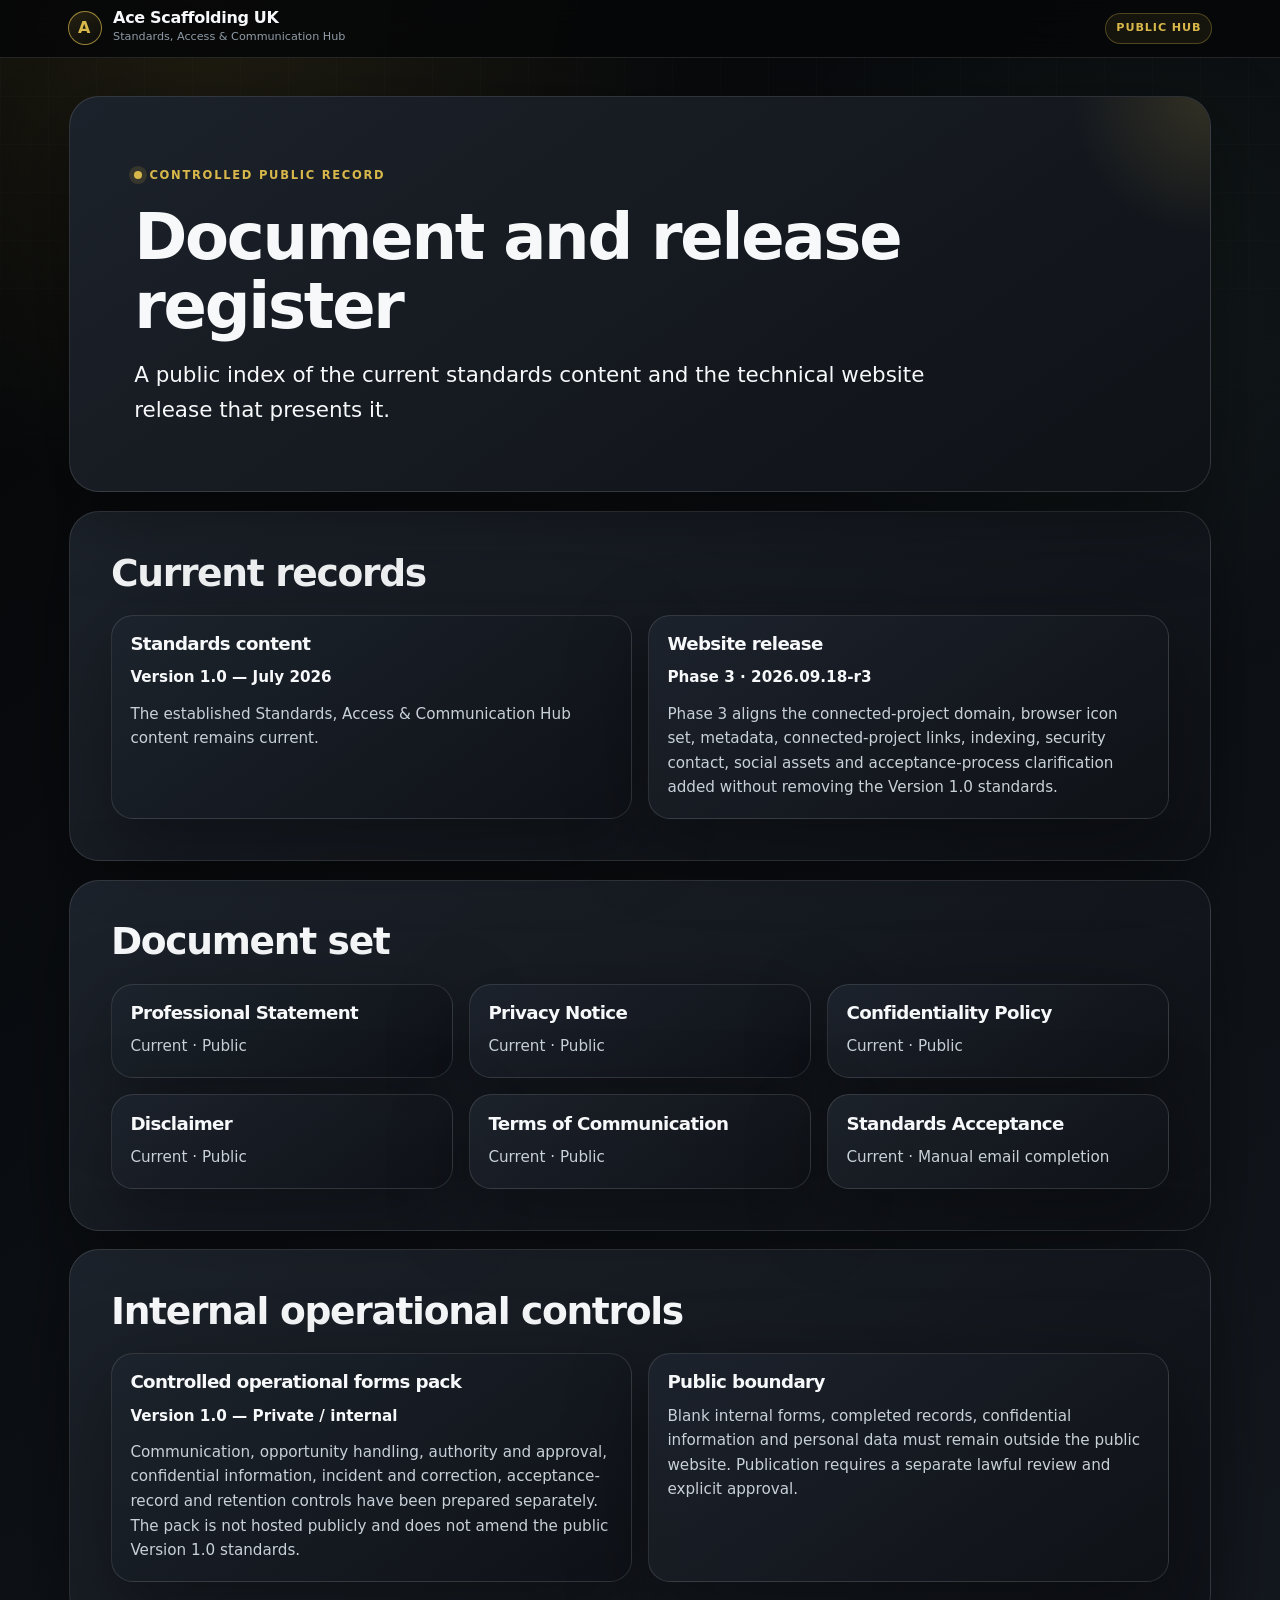
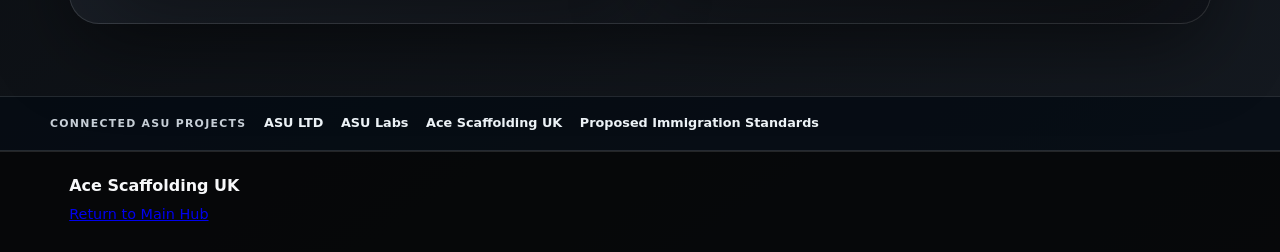
<file: document-register.html>
<!doctype html><html lang="en-GB"><head><meta charset="utf-8"><meta name="viewport" content="width=device-width,initial-scale=1"><meta name="description" content="Public document and website release register for Ace Scaffolding UK."><link rel="stylesheet" href="style.css"><title>Document Register | Ace Scaffolding UK</title><link rel="canonical" href="https://acescaffolding.uk/document-register.html">
<meta property="og:type" content="website">
<meta property="og:title" content="Document Register | Ace Scaffolding UK">
<meta property="og:description" content="Public document and website release register for Ace Scaffolding UK.">
<meta property="og:url" content="https://acescaffolding.uk/document-register.html">
<meta property="og:image" content="https://acescaffolding.uk/assets/social-card.svg">
<meta name="twitter:card" content="summary_large_image">
<script type="application/ld+json">{"@context": "https://schema.org", "@type": "WebPage", "name": "Document Register | Ace Scaffolding UK", "description": "Public document and website release register for Ace Scaffolding UK.", "url": "https://acescaffolding.uk/document-register.html", "dateModified": "2026-09-18", "isPartOf": {"@type": "WebSite", "name": "ace", "url": "https://acescaffolding.uk/"}}</script>
<link rel="icon" href="/assets/favicon.svg" type="image/svg+xml">
<link rel="icon" href="/favicon.ico" sizes="any"><link rel="icon" type="image/png" sizes="32x32" href="/favicon-32x32.png"><link rel="icon" type="image/png" sizes="16x16" href="/favicon-16x16.png"><link rel="apple-touch-icon" sizes="180x180" href="/apple-touch-icon.png"><link rel="manifest" href="/site.webmanifest">
</head><body class="standard-page"><a class="skip-link" href="#main-content">Skip to main content</a><header class="site-header compact-header"><div class="header-inner"><a class="brand-lockup" href="hub.html"><span class="brand-mark">A</span><span class="brand-text"><span class="brand-name">Ace Scaffolding UK</span><span class="brand-subtitle">Standards, Access &amp; Communication Hub</span></span></a><span class="header-status">Public Hub</span></div></header><main class="page-shell" id="main-content"><section class="hero-panel"><span class="eyebrow">Controlled public record</span><h1>Document and release register</h1><p class="lead">A public index of the current standards content and the technical website release that presents it.</p></section><section class="policy-section"><h2>Current records</h2><div class="content-grid two-column-grid"><article class="document-card"><h3>Standards content</h3><p><strong>Version 1.0 — July 2026</strong></p><p>The established Standards, Access &amp; Communication Hub content remains current.</p></article><article class="document-card"><h3>Website release</h3><p><strong>Phase 3 · 2026.09.18-r3</strong></p><p>Phase 3 aligns the connected-project domain, browser icon set, metadata, connected-project links, indexing, security contact, social assets and acceptance-process clarification added without removing the Version 1.0 standards.</p></article></div></section><section class="policy-section"><h2>Document set</h2><div class="content-grid three-column-grid"><article class="document-card"><h3>Professional Statement</h3><p>Current · Public</p></article><article class="document-card"><h3>Privacy Notice</h3><p>Current · Public</p></article><article class="document-card"><h3>Confidentiality Policy</h3><p>Current · Public</p></article><article class="document-card"><h3>Disclaimer</h3><p>Current · Public</p></article><article class="document-card"><h3>Terms of Communication</h3><p>Current · Public</p></article><article class="document-card"><h3>Standards Acceptance</h3><p>Current · Manual email completion</p></article></div></section><section class="policy-section"><h2>Internal operational controls</h2><div class="content-grid two-column-grid"><article class="document-card"><h3>Controlled operational forms pack</h3><p><strong>Version 1.0 — Private / internal</strong></p><p>Communication, opportunity handling, authority and approval, confidential information, incident and correction, acceptance-record and retention controls have been prepared separately. The pack is not hosted publicly and does not amend the public Version 1.0 standards.</p></article><article class="document-card"><h3>Public boundary</h3><p>Blank internal forms, completed records, confidential information and personal data must remain outside the public website. Publication requires a separate lawful review and explicit approval.</p></article></div></section></main><aside class="asu-network" aria-label="Connected ASU projects">
  <div class="asu-network__inner">
    <span>Connected ASU projects</span>
    <a href="https://asultd.com/">ASU LTD</a>
    <a href="https://asulabs.uk/">ASU Labs</a>
    <a href="https://acescaffolding.uk/">Ace Scaffolding UK</a>
    <a href="https://asu-immigration-proposed-standards.uk/">Proposed Immigration Standards</a>
  </div>
</aside>
<footer class="site-footer"><div class="footer-inner"><strong>Ace Scaffolding UK</strong><p><a href="hub.html">Return to Main Hub</a></p></div></footer></body></html>
</file>
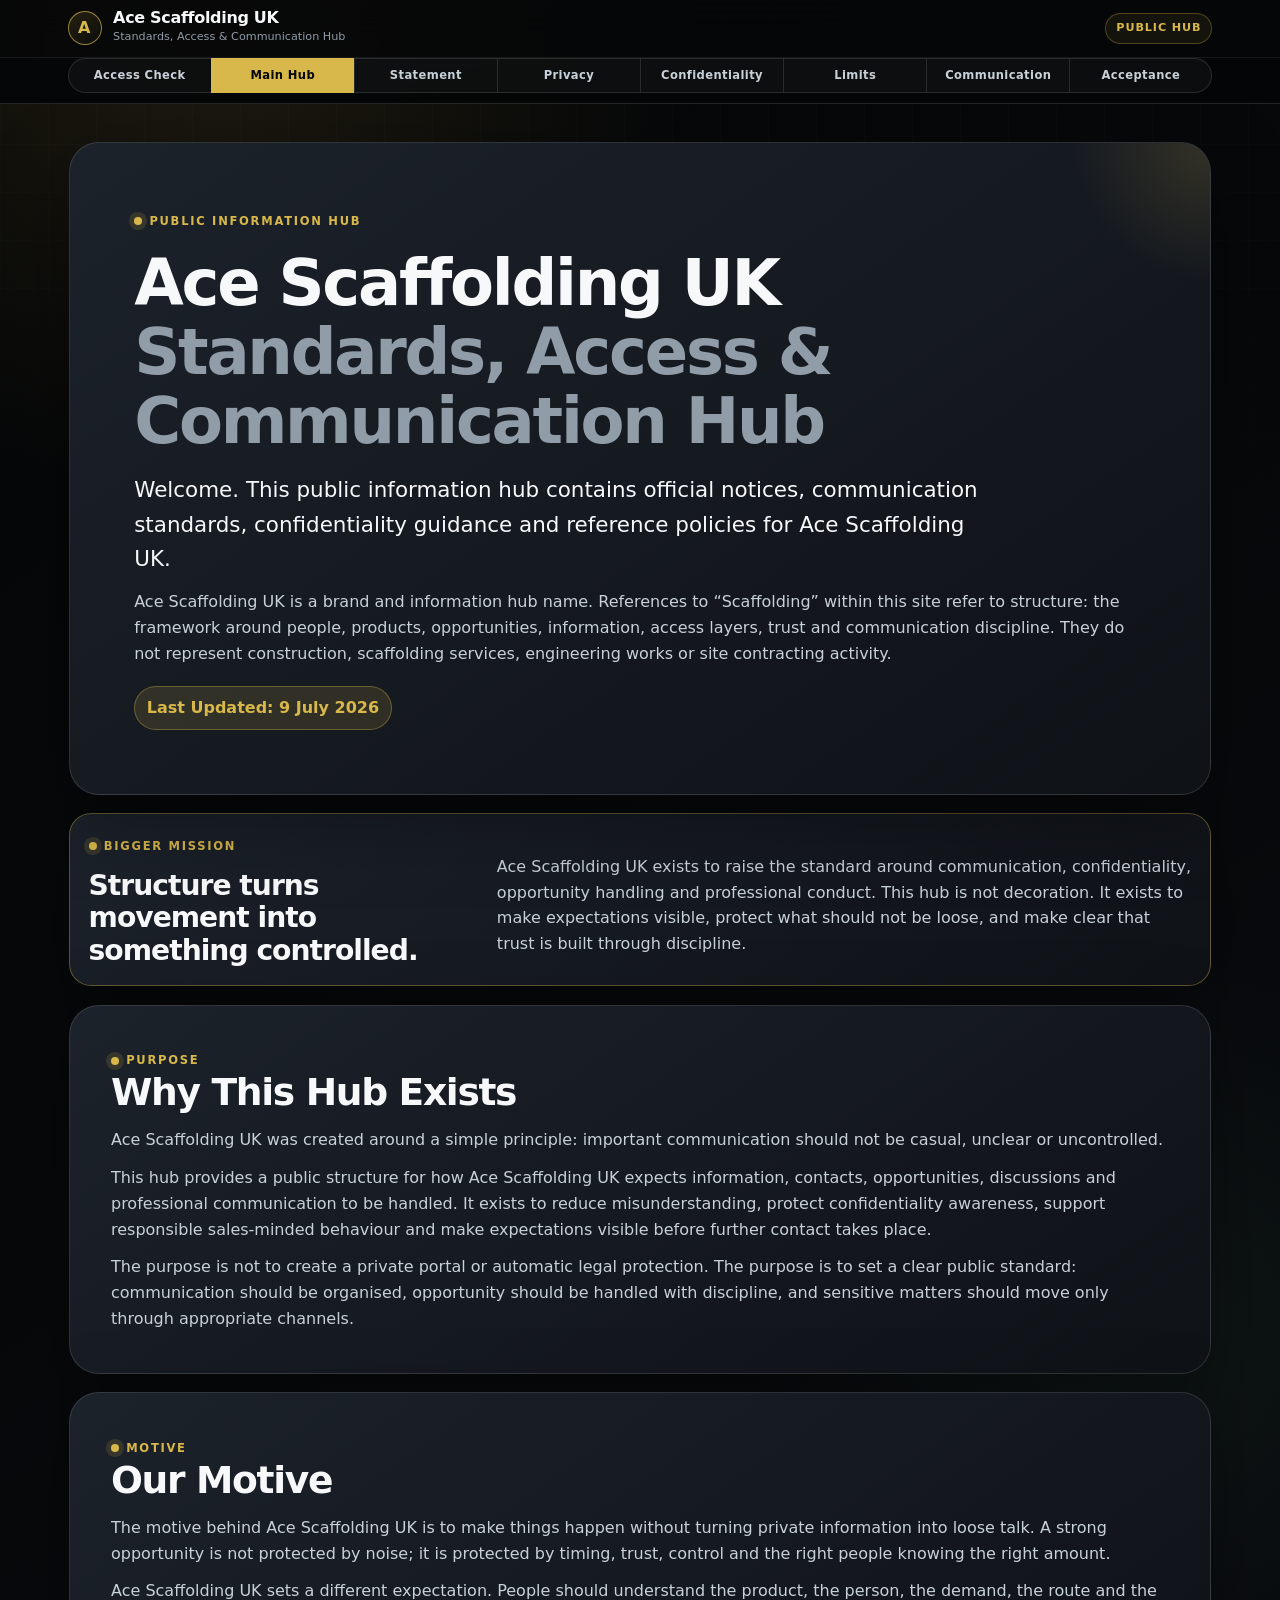
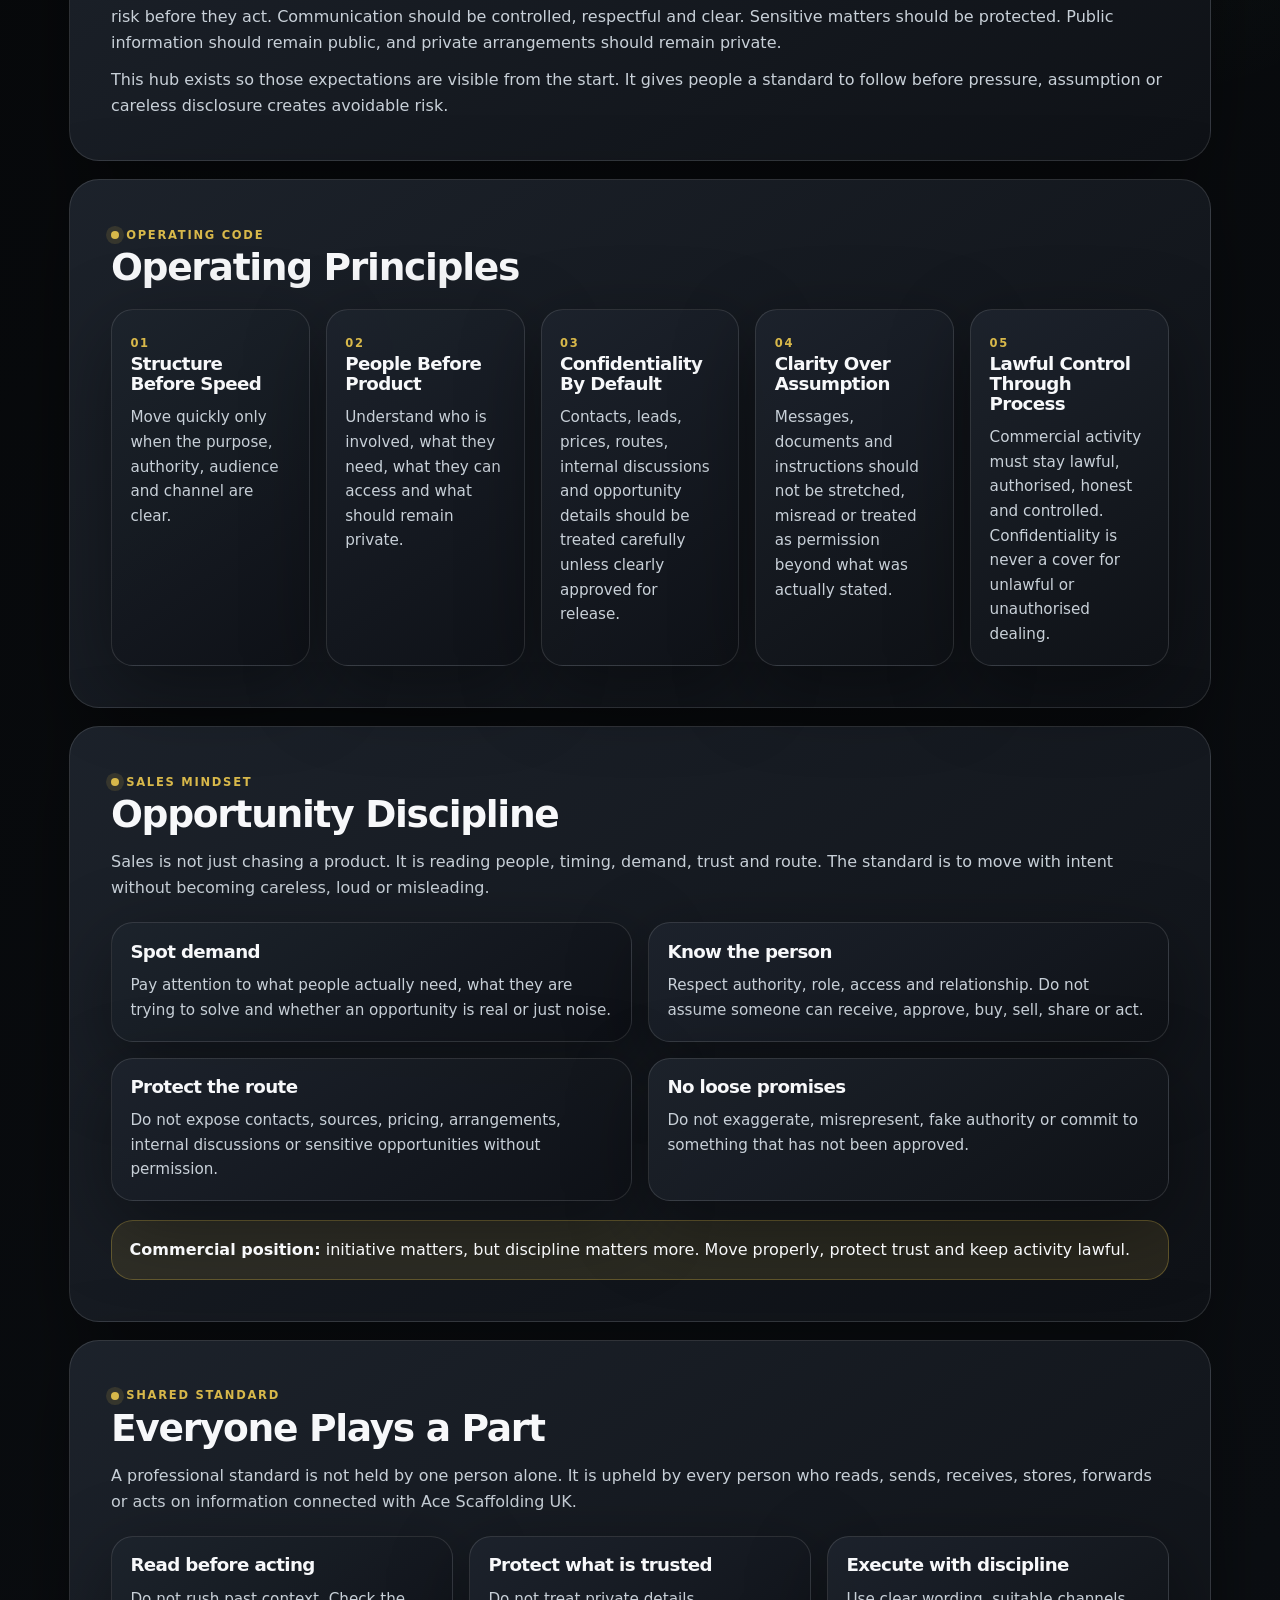
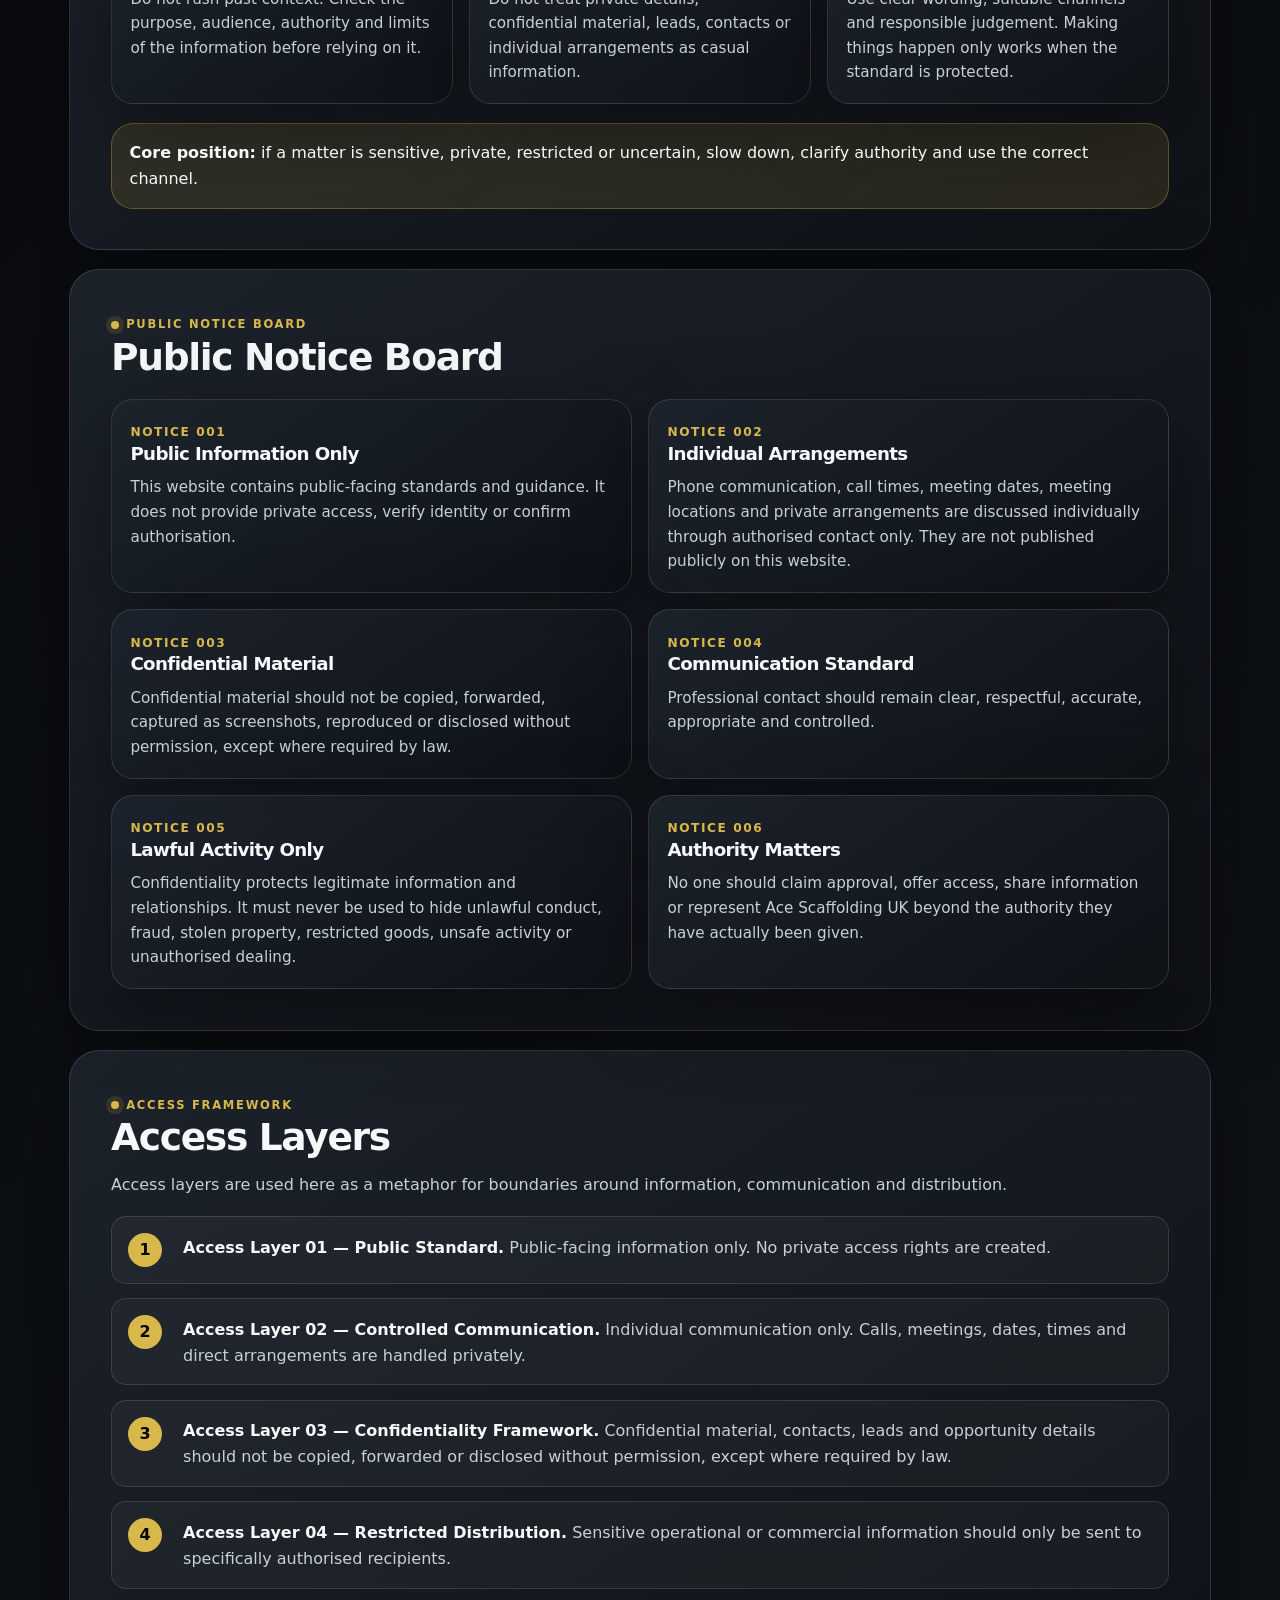
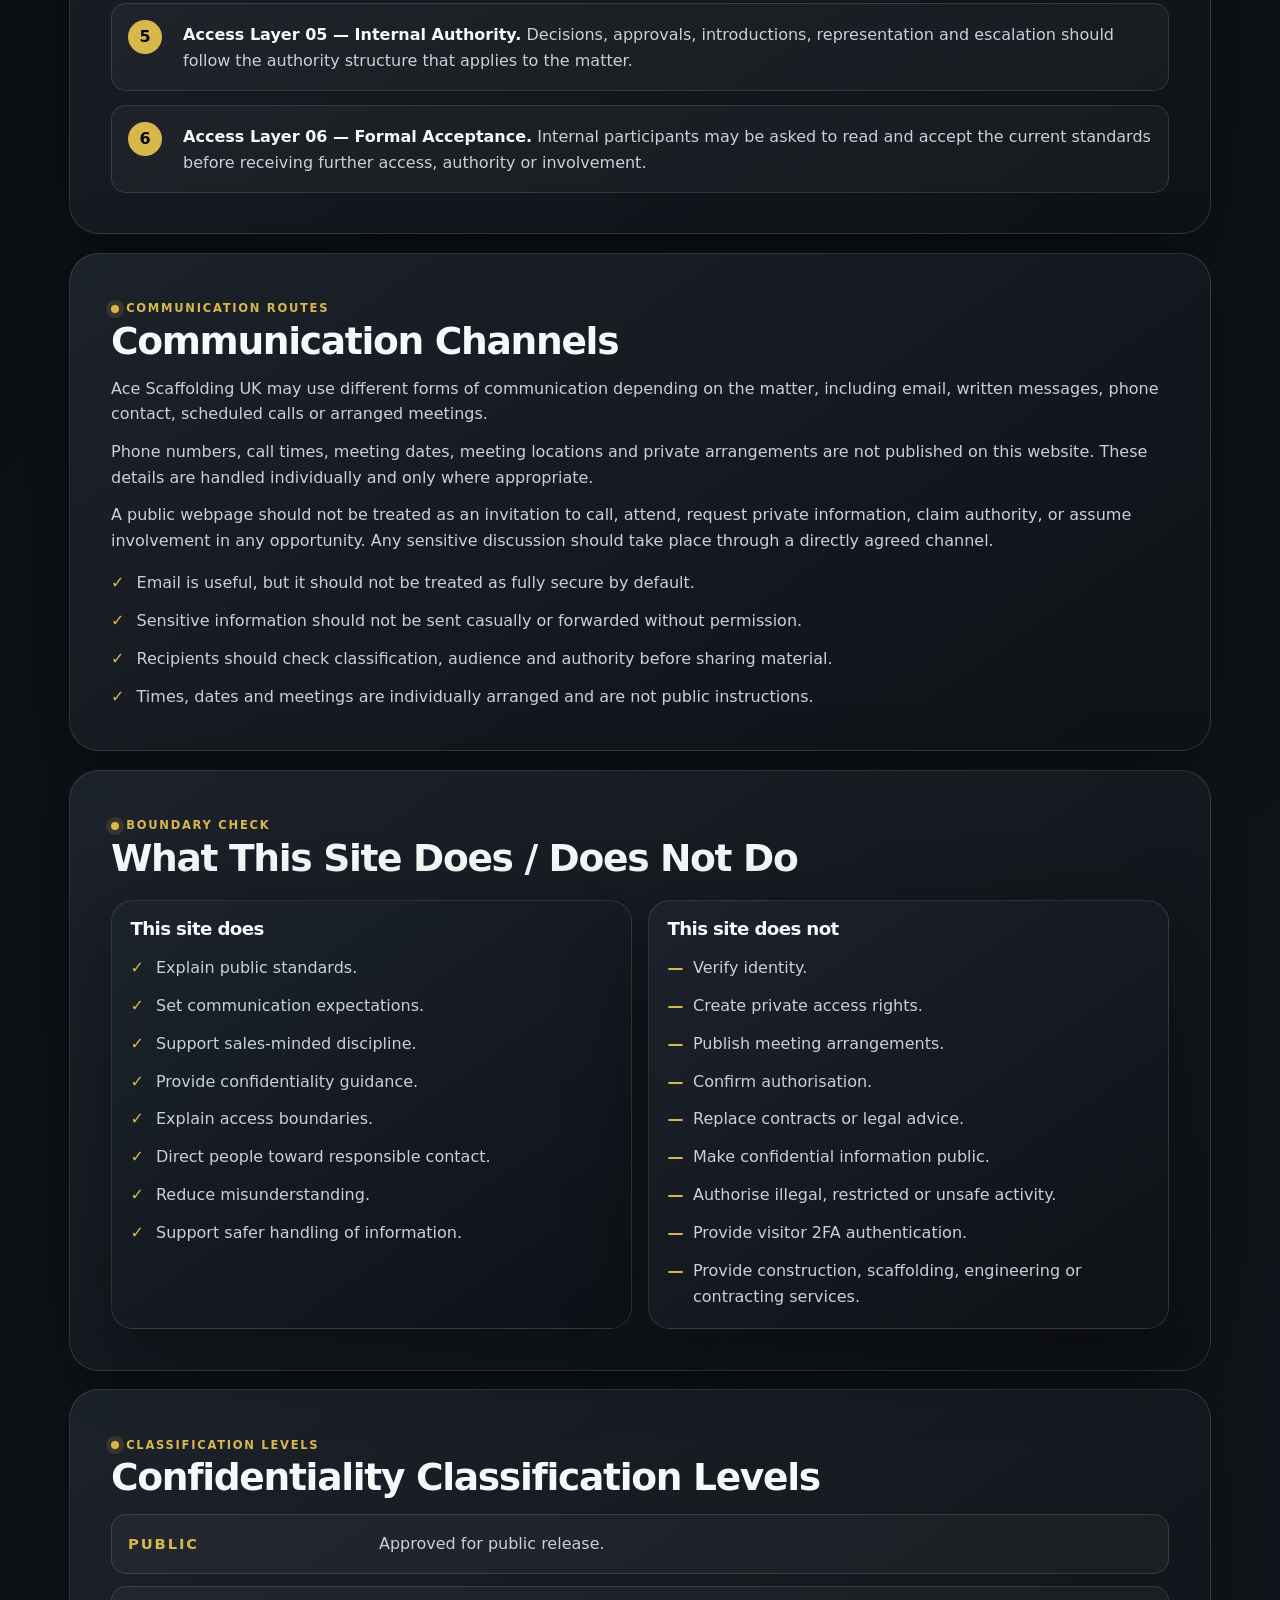
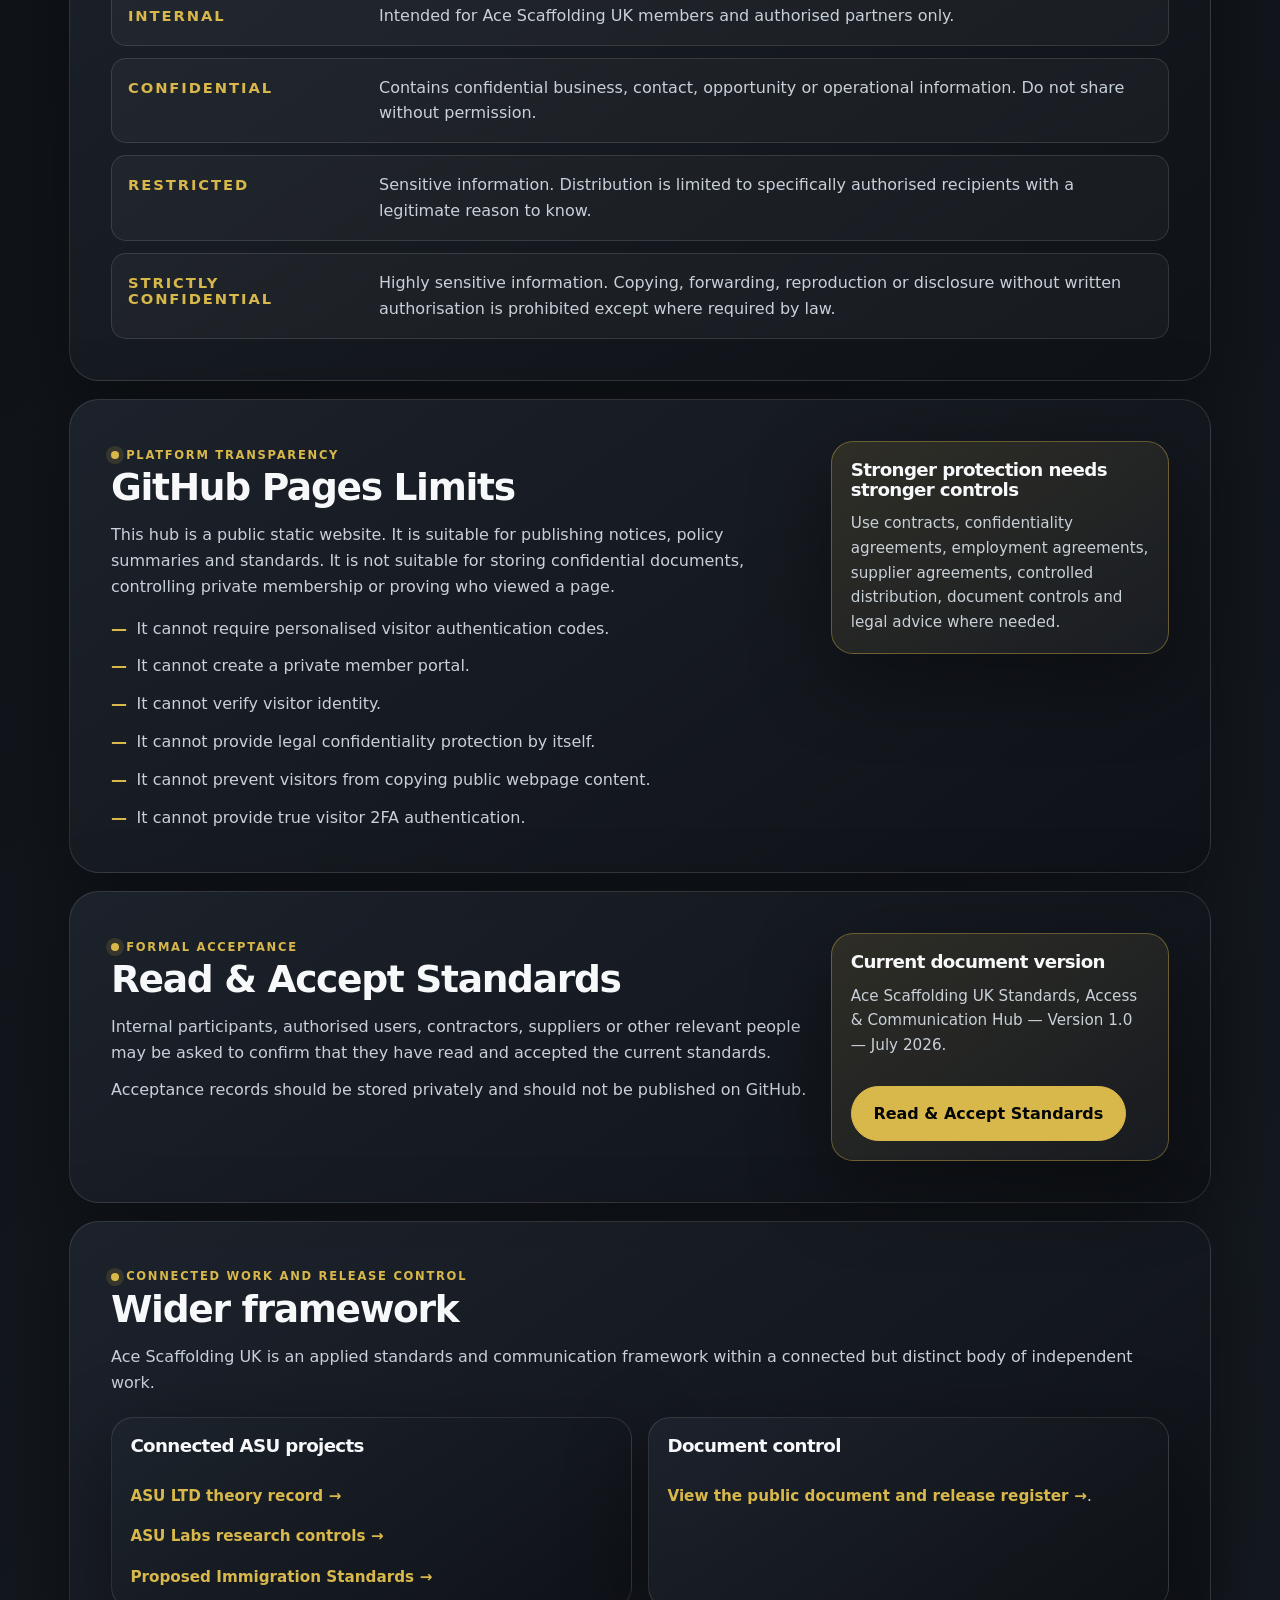
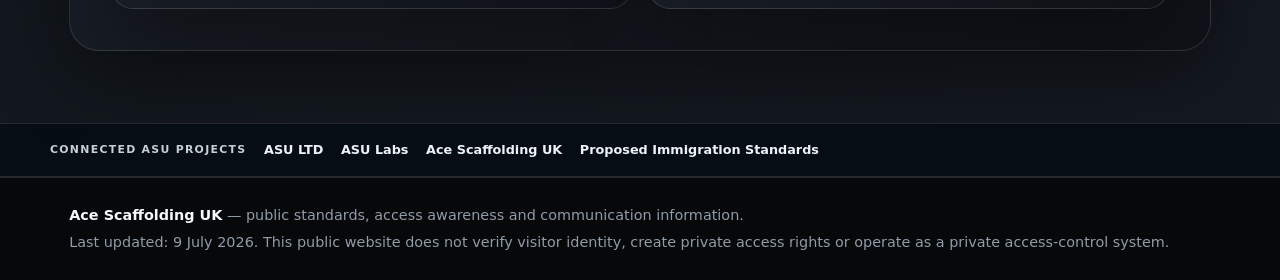
<file: hub.html>
<!DOCTYPE html>

<html lang="en-GB">
<head>
<meta charset="utf-8"/>
<meta content="width=device-width, initial-scale=1.0" name="viewport"/>
<meta content="Ace Scaffolding UK public standards, access and communication hub." name="description"/>
<title>Ace Scaffolding UK | Standards, Access &amp; Communication Hub</title>
<link href="style.css" rel="stylesheet"/>
<link rel="canonical" href="https://acescaffolding.uk/hub.html">
<meta property="og:type" content="website">
<meta property="og:title" content="Ace Scaffolding UK | Standards, Access &amp;amp; Communication Hub">
<meta property="og:description" content="Ace Scaffolding UK public standards, access and communication hub.">
<meta property="og:url" content="https://acescaffolding.uk/hub.html">
<meta property="og:image" content="https://acescaffolding.uk/assets/social-card.svg">
<meta name="twitter:card" content="summary_large_image">
<script type="application/ld+json">{"@context": "https://schema.org", "@type": "WebPage", "name": "Ace Scaffolding UK | Standards, Access &amp; Communication Hub", "description": "Ace Scaffolding UK public standards, access and communication hub.", "url": "https://acescaffolding.uk/hub.html", "dateModified": "2026-09-18", "isPartOf": {"@type": "WebSite", "name": "ace", "url": "https://acescaffolding.uk/"}}</script>
<link rel="icon" href="/assets/favicon.svg" type="image/svg+xml">
<link rel="icon" href="/favicon.ico" sizes="any"><link rel="icon" type="image/png" sizes="32x32" href="/favicon-32x32.png"><link rel="icon" type="image/png" sizes="16x16" href="/favicon-16x16.png"><link rel="apple-touch-icon" sizes="180x180" href="/apple-touch-icon.png"><link rel="manifest" href="/site.webmanifest">
</head>
<body class="standard-page">
<a class="skip-link" href="#main-content">Skip to main content</a>
<header class="site-header compact-header">
<div class="header-inner">
<a aria-label="Ace Scaffolding UK hub overview" class="brand-lockup" href="hub.html">
<span aria-hidden="true" class="brand-mark">A</span>
<span class="brand-text">
<span class="brand-name">Ace Scaffolding UK</span>
<span class="brand-subtitle">Standards, Access &amp; Communication Hub</span>
</span>
</a>
<span aria-label="Public standards hub" class="header-status">Public Hub</span>
</div><nav aria-label="Page navigation" class="top-page-nav"><div class="top-page-nav-inner"><a class="top-page-nav-link" href="index.html">Access Check</a><a aria-current="page" class="top-page-nav-link active" href="hub.html">Main Hub</a><a class="top-page-nav-link" href="statement.html">Statement</a><a class="top-page-nav-link" href="privacy-notice.html">Privacy</a><a class="top-page-nav-link" href="confidentiality-policy.html">Confidentiality</a><a class="top-page-nav-link" href="disclaimer.html">Limits</a><a class="top-page-nav-link" href="communication-terms.html">Communication</a><a class="top-page-nav-link" href="acceptance.html">Acceptance</a></div></nav>
</header>
<main class="page-shell" id="main-content">
<section aria-labelledby="hub-title" class="hero-panel">
<span class="eyebrow">Public information hub</span>
<h1 id="hub-title">Ace Scaffolding UK<br/><span>Standards, Access &amp; Communication Hub</span></h1>
<p class="lead">Welcome. This public information hub contains official notices, communication standards, confidentiality guidance and reference policies for Ace Scaffolding UK.</p>
<p>Ace Scaffolding UK is a brand and information hub name. References to “Scaffolding” within this site refer to structure: the framework around people, products, opportunities, information, access layers, trust and communication discipline. They do not represent construction, scaffolding services, engineering works or site contracting activity.</p>
<p class="last-updated-badge">Last Updated: 9 July 2026</p>
</section>
<section aria-labelledby="mission-strip-title" class="mission-strip">
<div>
<span class="eyebrow">Bigger mission</span>
<p class="large-line" id="mission-strip-title">Structure turns movement into something controlled.</p>
</div>
<div>
<p>Ace Scaffolding UK exists to raise the standard around communication, confidentiality, opportunity handling and professional conduct. This hub is not decoration. It exists to make expectations visible, protect what should not be loose, and make clear that trust is built through discipline.</p>
</div>
</section>
<section aria-labelledby="why-title" class="policy-section">
<span class="eyebrow">Purpose</span>
<h2 id="why-title">Why This Hub Exists</h2>
<p>Ace Scaffolding UK was created around a simple principle: important communication should not be casual, unclear or uncontrolled.</p>
<p>This hub provides a public structure for how Ace Scaffolding UK expects information, contacts, opportunities, discussions and professional communication to be handled. It exists to reduce misunderstanding, protect confidentiality awareness, support responsible sales-minded behaviour and make expectations visible before further contact takes place.</p>
<p>The purpose is not to create a private portal or automatic legal protection. The purpose is to set a clear public standard: communication should be organised, opportunity should be handled with discipline, and sensitive matters should move only through appropriate channels.</p>
</section>
<section aria-labelledby="motive-title" class="policy-section">
<span class="eyebrow">Motive</span>
<h2 id="motive-title">Our Motive</h2>
<p>The motive behind Ace Scaffolding UK is to make things happen without turning private information into loose talk. A strong opportunity is not protected by noise; it is protected by timing, trust, control and the right people knowing the right amount.</p>
<p>Ace Scaffolding UK sets a different expectation. People should understand the product, the person, the demand, the route and the risk before they act. Communication should be controlled, respectful and clear. Sensitive matters should be protected. Public information should remain public, and private arrangements should remain private.</p>
<p>This hub exists so those expectations are visible from the start. It gives people a standard to follow before pressure, assumption or careless disclosure creates avoidable risk.</p>
</section>
<section aria-labelledby="principles-title" class="policy-section">
<span class="eyebrow">Operating code</span>
<h2 id="principles-title">Operating Principles</h2>
<div class="content-grid five-card-grid">
<article class="document-card"><span class="card-kicker">01</span><h3>Structure Before Speed</h3><p>Move quickly only when the purpose, authority, audience and channel are clear.</p></article>
<article class="document-card"><span class="card-kicker">02</span><h3>People Before Product</h3><p>Understand who is involved, what they need, what they can access and what should remain private.</p></article>
<article class="document-card"><span class="card-kicker">03</span><h3>Confidentiality By Default</h3><p>Contacts, leads, prices, routes, internal discussions and opportunity details should be treated carefully unless clearly approved for release.</p></article>
<article class="document-card"><span class="card-kicker">04</span><h3>Clarity Over Assumption</h3><p>Messages, documents and instructions should not be stretched, misread or treated as permission beyond what was actually stated.</p></article>
<article class="document-card"><span class="card-kicker">05</span><h3>Lawful Control Through Process</h3><p>Commercial activity must stay lawful, authorised, honest and controlled. Confidentiality is never a cover for unlawful or unauthorised dealing.</p></article>
</div>
</section>
<section aria-labelledby="sales-title" class="policy-section">
<span class="eyebrow">Sales mindset</span>
<h2 id="sales-title">Opportunity Discipline</h2>
<p>Sales is not just chasing a product. It is reading people, timing, demand, trust and route. The standard is to move with intent without becoming careless, loud or misleading.</p>
<div class="content-grid two-column-grid">
<article class="document-card"><h3>Spot demand</h3><p>Pay attention to what people actually need, what they are trying to solve and whether an opportunity is real or just noise.</p></article>
<article class="document-card"><h3>Know the person</h3><p>Respect authority, role, access and relationship. Do not assume someone can receive, approve, buy, sell, share or act.</p></article>
<article class="document-card"><h3>Protect the route</h3><p>Do not expose contacts, sources, pricing, arrangements, internal discussions or sensitive opportunities without permission.</p></article>
<article class="document-card"><h3>No loose promises</h3><p>Do not exaggerate, misrepresent, fake authority or commit to something that has not been approved.</p></article>
</div>
<div class="statement-banner"><strong>Commercial position:</strong> initiative matters, but discipline matters more. Move properly, protect trust and keep activity lawful.</div>
</section>
<section aria-labelledby="shared-title" class="policy-section">
<span class="eyebrow">Shared standard</span>
<h2 id="shared-title">Everyone Plays a Part</h2>
<p>A professional standard is not held by one person alone. It is upheld by every person who reads, sends, receives, stores, forwards or acts on information connected with Ace Scaffolding UK.</p>
<div class="content-grid three-column-grid">
<article class="document-card"><h3>Read before acting</h3><p>Do not rush past context. Check the purpose, audience, authority and limits of the information before relying on it.</p></article>
<article class="document-card"><h3>Protect what is trusted</h3><p>Do not treat private details, confidential material, leads, contacts or individual arrangements as casual information.</p></article>
<article class="document-card"><h3>Execute with discipline</h3><p>Use clear wording, suitable channels and responsible judgement. Making things happen only works when the standard is protected.</p></article>
</div>
<div class="statement-banner"><strong>Core position:</strong> if a matter is sensitive, private, restricted or uncertain, slow down, clarify authority and use the correct channel.</div>
</section>
<section aria-labelledby="notice-title" class="policy-section">
<span class="eyebrow">Public notice board</span>
<h2 id="notice-title">Public Notice Board</h2>
<div class="content-grid two-column-grid">
<article class="document-card"><span class="notice-number">Notice 001</span><h3>Public Information Only</h3><p>This website contains public-facing standards and guidance. It does not provide private access, verify identity or confirm authorisation.</p></article>
<article class="document-card"><span class="notice-number">Notice 002</span><h3>Individual Arrangements</h3><p>Phone communication, call times, meeting dates, meeting locations and private arrangements are discussed individually through authorised contact only. They are not published publicly on this website.</p></article>
<article class="document-card"><span class="notice-number">Notice 003</span><h3>Confidential Material</h3><p>Confidential material should not be copied, forwarded, captured as screenshots, reproduced or disclosed without permission, except where required by law.</p></article>
<article class="document-card"><span class="notice-number">Notice 004</span><h3>Communication Standard</h3><p>Professional contact should remain clear, respectful, accurate, appropriate and controlled.</p></article>
<article class="document-card"><span class="notice-number">Notice 005</span><h3>Lawful Activity Only</h3><p>Confidentiality protects legitimate information and relationships. It must never be used to hide unlawful conduct, fraud, stolen property, restricted goods, unsafe activity or unauthorised dealing.</p></article>
<article class="document-card"><span class="notice-number">Notice 006</span><h3>Authority Matters</h3><p>No one should claim approval, offer access, share information or represent Ace Scaffolding UK beyond the authority they have actually been given.</p></article>
</div>
</section>
<section aria-labelledby="layers-title" class="policy-section">
<span class="eyebrow">Access framework</span>
<h2 id="layers-title">Access Layers</h2>
<p>Access layers are used here as a metaphor for boundaries around information, communication and distribution.</p>
<div class="numbered-list">
<div><span>1</span><p><strong>Access Layer 01 — Public Standard.</strong> Public-facing information only. No private access rights are created.</p></div>
<div><span>2</span><p><strong>Access Layer 02 — Controlled Communication.</strong> Individual communication only. Calls, meetings, dates, times and direct arrangements are handled privately.</p></div>
<div><span>3</span><p><strong>Access Layer 03 — Confidentiality Framework.</strong> Confidential material, contacts, leads and opportunity details should not be copied, forwarded or disclosed without permission, except where required by law.</p></div>
<div><span>4</span><p><strong>Access Layer 04 — Restricted Distribution.</strong> Sensitive operational or commercial information should only be sent to specifically authorised recipients.</p></div>
<div><span>5</span><p><strong>Access Layer 05 — Internal Authority.</strong> Decisions, approvals, introductions, representation and escalation should follow the authority structure that applies to the matter.</p></div>
<div><span>6</span><p><strong>Access Layer 06 — Formal Acceptance.</strong> Internal participants may be asked to read and accept the current standards before receiving further access, authority or involvement.</p></div>
</div>
</section>
<section aria-labelledby="channels-title" class="policy-section">
<span class="eyebrow">Communication routes</span>
<h2 id="channels-title">Communication Channels</h2>
<p>Ace Scaffolding UK may use different forms of communication depending on the matter, including email, written messages, phone contact, scheduled calls or arranged meetings.</p>
<p>Phone numbers, call times, meeting dates, meeting locations and private arrangements are not published on this website. These details are handled individually and only where appropriate.</p>
<p>A public webpage should not be treated as an invitation to call, attend, request private information, claim authority, or assume involvement in any opportunity. Any sensitive discussion should take place through a directly agreed channel.</p>
<ul class="rule-list">
<li>Email is useful, but it should not be treated as fully secure by default.</li>
<li>Sensitive information should not be sent casually or forwarded without permission.</li>
<li>Recipients should check classification, audience and authority before sharing material.</li>
<li>Times, dates and meetings are individually arranged and are not public instructions.</li>
</ul>
</section>
<section aria-labelledby="does-title" class="policy-section">
<span class="eyebrow">Boundary check</span>
<h2 id="does-title">What This Site Does / Does Not Do</h2>
<div class="content-grid two-column-grid">
<article class="document-card"><h3>This site does</h3><ul class="check-list"><li>Explain public standards.</li><li>Set communication expectations.</li><li>Support sales-minded discipline.</li><li>Provide confidentiality guidance.</li><li>Explain access boundaries.</li><li>Direct people toward responsible contact.</li><li>Reduce misunderstanding.</li><li>Support safer handling of information.</li></ul></article>
<article class="document-card"><h3>This site does not</h3><ul class="check-list negative-list"><li>Verify identity.</li><li>Create private access rights.</li><li>Publish meeting arrangements.</li><li>Confirm authorisation.</li><li>Replace contracts or legal advice.</li><li>Make confidential information public.</li><li>Authorise illegal, restricted or unsafe activity.</li><li>Provide visitor 2FA authentication.</li><li>Provide construction, scaffolding, engineering or contracting services.</li></ul></article>
</div>
</section>
<section aria-labelledby="classification-title" class="policy-section">
<span class="eyebrow">Classification levels</span>
<h2 id="classification-title">Confidentiality Classification Levels</h2>
<div class="classification-list">
<div class="classification-item"><h3>PUBLIC</h3><p>Approved for public release.</p></div>
<div class="classification-item"><h3>INTERNAL</h3><p>Intended for Ace Scaffolding UK members and authorised partners only.</p></div>
<div class="classification-item"><h3>CONFIDENTIAL</h3><p>Contains confidential business, contact, opportunity or operational information. Do not share without permission.</p></div>
<div class="classification-item"><h3>RESTRICTED</h3><p>Sensitive information. Distribution is limited to specifically authorised recipients with a legitimate reason to know.</p></div>
<div class="classification-item"><h3>STRICTLY CONFIDENTIAL</h3><p>Highly sensitive information. Copying, forwarding, reproduction or disclosure without written authorisation is prohibited except where required by law.</p></div>
</div>
</section>
<section aria-labelledby="platform-title" class="policy-section split-section">
<div>
<span class="eyebrow">Platform transparency</span>
<h2 id="platform-title">GitHub Pages Limits</h2>
<p>This hub is a public static website. It is suitable for publishing notices, policy summaries and standards. It is not suitable for storing confidential documents, controlling private membership or proving who viewed a page.</p>
<ul class="check-list negative-list">
<li>It cannot require personalised visitor authentication codes.</li>
<li>It cannot create a private member portal.</li>
<li>It cannot verify visitor identity.</li>
<li>It cannot provide legal confidentiality protection by itself.</li>
<li>It cannot prevent visitors from copying public webpage content.</li>
<li>It cannot provide true visitor 2FA authentication.</li>
</ul>
</div>
<div class="callout-card">
<h3>Stronger protection needs stronger controls</h3>
<p>Use contracts, confidentiality agreements, employment agreements, supplier agreements, controlled distribution, document controls and legal advice where needed.</p>
</div>
</section>
<section aria-labelledby="accept-title" class="policy-section split-section">
<div>
<span class="eyebrow">Formal acceptance</span>
<h2 id="accept-title">Read &amp; Accept Standards</h2>
<p>Internal participants, authorised users, contractors, suppliers or other relevant people may be asked to confirm that they have read and accepted the current standards.</p>
<p>Acceptance records should be stored privately and should not be published on GitHub.</p>
</div>
<div class="callout-card">
<h3>Current document version</h3>
<p>Ace Scaffolding UK Standards, Access &amp; Communication Hub — Version 1.0 — July 2026.</p>
<div class="button-row"><a class="primary-button" href="acceptance.html">Read &amp; Accept Standards</a></div>
</div>
</section>

<section class="policy-section"><span class="eyebrow">Connected work and release control</span><h2>Wider framework</h2><p>Ace Scaffolding UK is an applied standards and communication framework within a connected but distinct body of independent work.</p><div class="content-grid two-column-grid"><article class="document-card"><h3>Connected ASU projects</h3><p><a href="https://asultd.com/">ASU LTD theory record</a><br><a href="https://asulabs.uk/">ASU Labs research controls</a><br><a href="https://asu-immigration-proposed-standards.uk/">Proposed Immigration Standards</a></p></article><article class="document-card"><h3>Document control</h3><p><a href="document-register.html">View the public document and release register</a>.</p></article></div></section>
</main>
<aside class="asu-network" aria-label="Connected ASU projects">
  <div class="asu-network__inner">
    <span>Connected ASU projects</span>
    <a href="https://asultd.com/">ASU LTD</a>
    <a href="https://asulabs.uk/">ASU Labs</a>
    <a href="https://acescaffolding.uk/">Ace Scaffolding UK</a>
    <a href="https://asu-immigration-proposed-standards.uk/">Proposed Immigration Standards</a>
  </div>
</aside>
<footer class="site-footer">
<div class="footer-inner">
<p><strong>Ace Scaffolding UK</strong> — public standards, access awareness and communication information.</p>
<p>Last updated: 9 July 2026. This public website does not verify visitor identity, create private access rights or operate as a private access-control system.</p>
</div>
</footer>
</body>
</html>
</file>
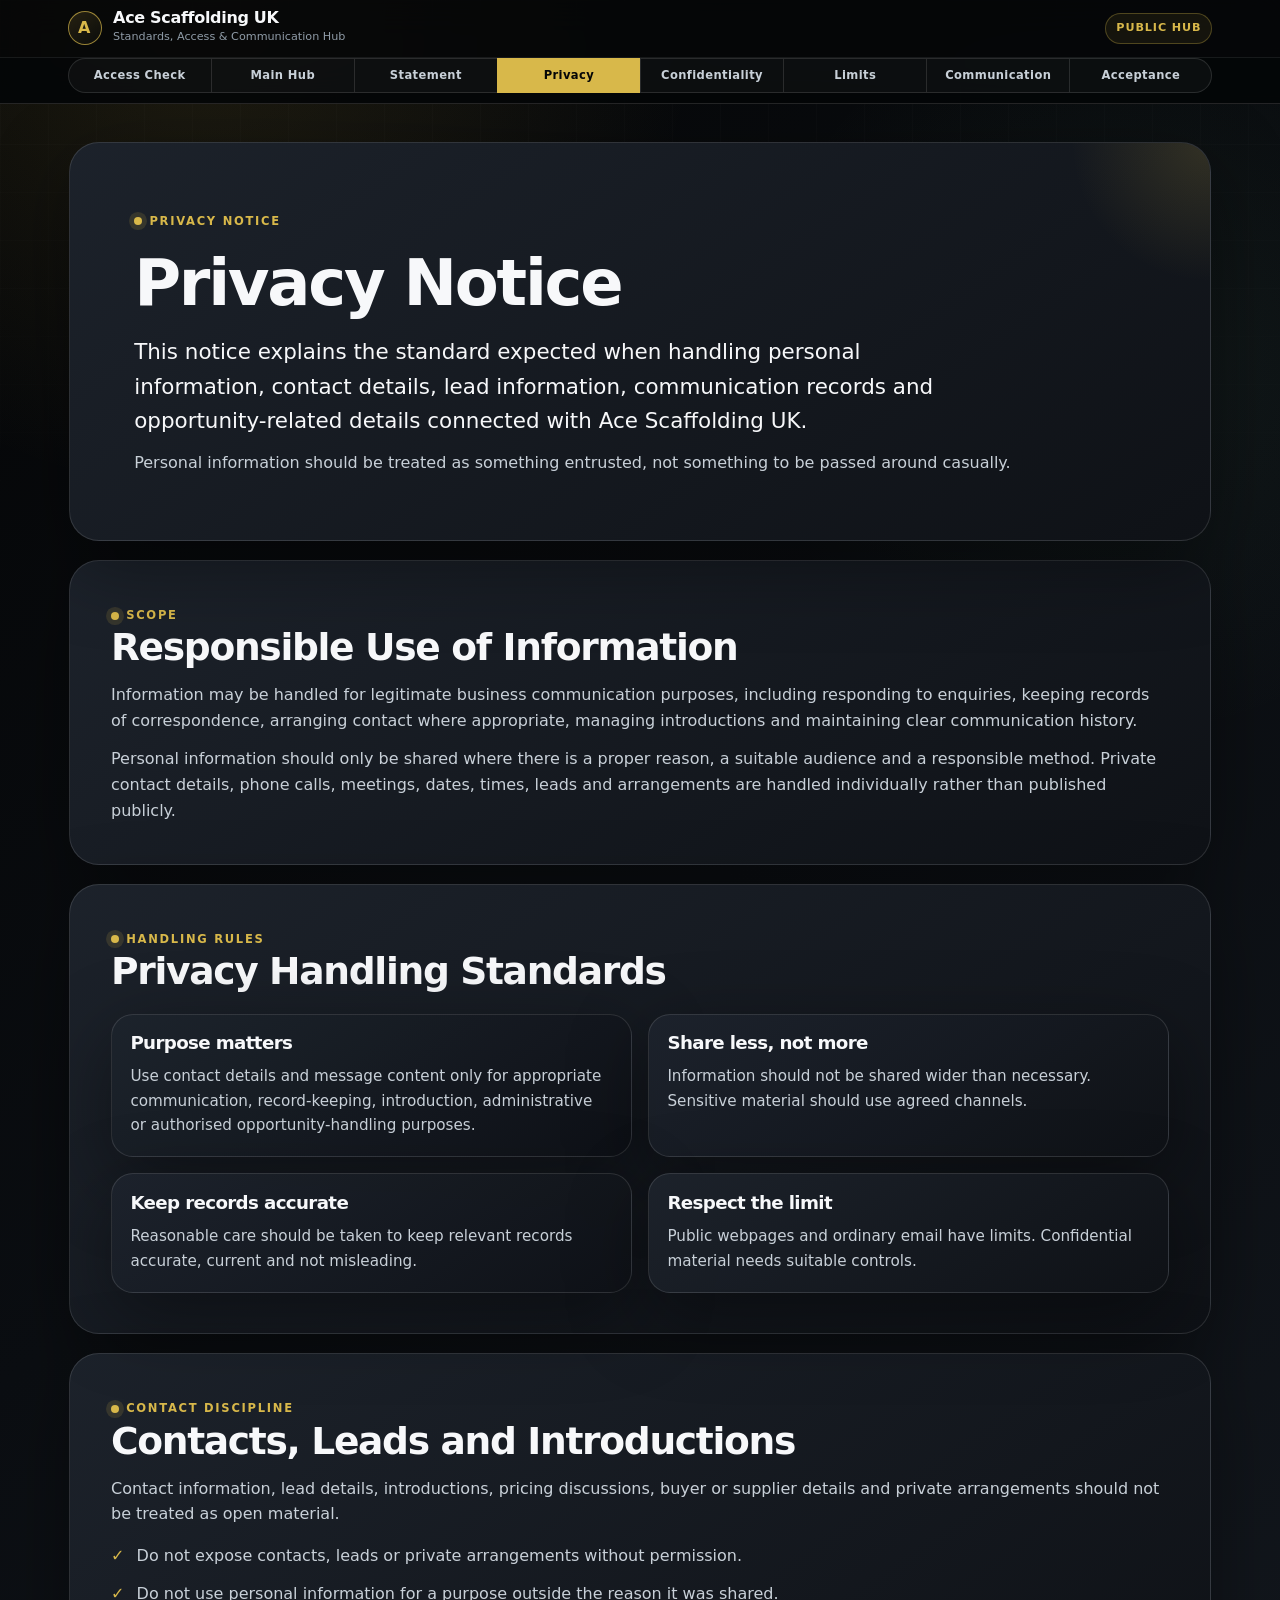
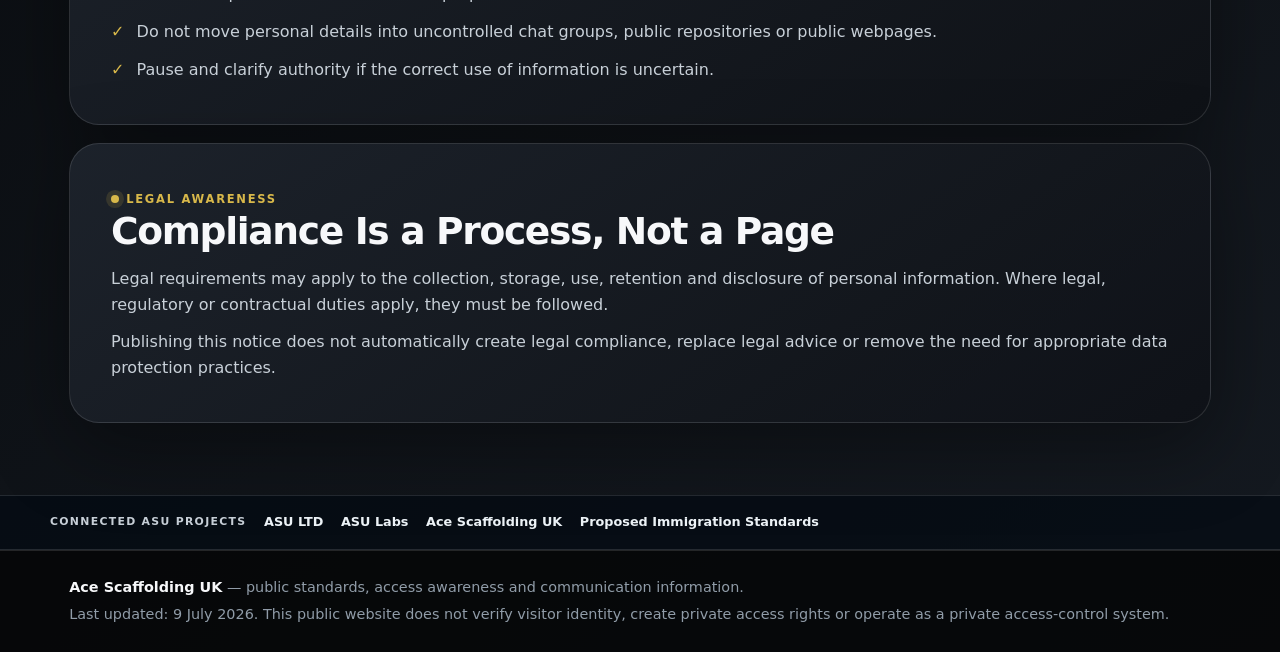
<file: privacy-notice.html>
<!DOCTYPE html>

<html lang="en-GB">
<head>
<meta charset="utf-8"/>
<meta content="width=device-width, initial-scale=1.0" name="viewport"/>

<meta content="Privacy notice for Ace Scaffolding UK business communications and information handling." name="description"/>
<title>Ace Scaffolding UK | Privacy Notice</title>
<link href="style.css" rel="stylesheet"/>
<link rel="canonical" href="https://acescaffolding.uk/privacy-notice.html">
<meta property="og:type" content="website">
<meta property="og:title" content="Ace Scaffolding UK | Privacy Notice">
<meta property="og:description" content="Privacy notice for Ace Scaffolding UK business communications and information handling.">
<meta property="og:url" content="https://acescaffolding.uk/privacy-notice.html">
<meta property="og:image" content="https://acescaffolding.uk/assets/social-card.svg">
<meta name="twitter:card" content="summary_large_image">
<script type="application/ld+json">{"@context": "https://schema.org", "@type": "WebPage", "name": "Ace Scaffolding UK | Privacy Notice", "description": "Privacy notice for Ace Scaffolding UK business communications and information handling.", "url": "https://acescaffolding.uk/privacy-notice.html", "dateModified": "2026-09-18", "isPartOf": {"@type": "WebSite", "name": "ace", "url": "https://acescaffolding.uk/"}}</script>
<link rel="icon" href="/assets/favicon.svg" type="image/svg+xml">
<link rel="icon" href="/favicon.ico" sizes="any"><link rel="icon" type="image/png" sizes="32x32" href="/favicon-32x32.png"><link rel="icon" type="image/png" sizes="16x16" href="/favicon-16x16.png"><link rel="apple-touch-icon" sizes="180x180" href="/apple-touch-icon.png"><link rel="manifest" href="/site.webmanifest">
</head>
<body class="standard-page">
<a class="skip-link" href="#main-content">Skip to main content</a>
<header class="site-header compact-header">
<div class="header-inner">
<a aria-label="Ace Scaffolding UK hub overview" class="brand-lockup" href="hub.html">
<span aria-hidden="true" class="brand-mark">A</span>
<span class="brand-text">
<span class="brand-name">Ace Scaffolding UK</span>
<span class="brand-subtitle">Standards, Access &amp; Communication Hub</span>
</span>
</a>
<span aria-label="Public standards hub" class="header-status">Public Hub</span>
</div><nav aria-label="Page navigation" class="top-page-nav"><div class="top-page-nav-inner"><a class="top-page-nav-link" href="index.html">Access Check</a><a class="top-page-nav-link" href="hub.html">Main Hub</a><a class="top-page-nav-link" href="statement.html">Statement</a><a aria-current="page" class="top-page-nav-link active" href="privacy-notice.html">Privacy</a><a class="top-page-nav-link" href="confidentiality-policy.html">Confidentiality</a><a class="top-page-nav-link" href="disclaimer.html">Limits</a><a class="top-page-nav-link" href="communication-terms.html">Communication</a><a class="top-page-nav-link" href="acceptance.html">Acceptance</a></div></nav>
</header>
<main class="page-shell" id="main-content">
<section aria-labelledby="privacy-title" class="hero-panel">
<span class="eyebrow">Privacy notice</span>
<h1 id="privacy-title">Privacy Notice</h1>
<p class="lead">This notice explains the standard expected when handling personal information, contact details, lead information, communication records and opportunity-related details connected with Ace Scaffolding UK.</p>
<p>Personal information should be treated as something entrusted, not something to be passed around casually.</p>
</section>
<section aria-labelledby="scope-title" class="policy-section">
<span class="eyebrow">Scope</span>
<h2 id="scope-title">Responsible Use of Information</h2>
<p>Information may be handled for legitimate business communication purposes, including responding to enquiries, keeping records of correspondence, arranging contact where appropriate, managing introductions and maintaining clear communication history.</p>
<p>Personal information should only be shared where there is a proper reason, a suitable audience and a responsible method. Private contact details, phone calls, meetings, dates, times, leads and arrangements are handled individually rather than published publicly.</p>
</section>
<section aria-labelledby="handling-title" class="policy-section">
<span class="eyebrow">Handling rules</span>
<h2 id="handling-title">Privacy Handling Standards</h2>
<div class="content-grid two-column-grid">
<article class="document-card"><h3>Purpose matters</h3><p>Use contact details and message content only for appropriate communication, record-keeping, introduction, administrative or authorised opportunity-handling purposes.</p></article>
<article class="document-card"><h3>Share less, not more</h3><p>Information should not be shared wider than necessary. Sensitive material should use agreed channels.</p></article>
<article class="document-card"><h3>Keep records accurate</h3><p>Reasonable care should be taken to keep relevant records accurate, current and not misleading.</p></article>
<article class="document-card"><h3>Respect the limit</h3><p>Public webpages and ordinary email have limits. Confidential material needs suitable controls.</p></article>
</div>
</section>
<section aria-labelledby="data-title" class="policy-section">
<span class="eyebrow">Contact discipline</span>
<h2 id="data-title">Contacts, Leads and Introductions</h2>
<p>Contact information, lead details, introductions, pricing discussions, buyer or supplier details and private arrangements should not be treated as open material.</p>
<ul class="rule-list">
<li>Do not expose contacts, leads or private arrangements without permission.</li>
<li>Do not use personal information for a purpose outside the reason it was shared.</li>
<li>Do not move personal details into uncontrolled chat groups, public repositories or public webpages.</li>
<li>Pause and clarify authority if the correct use of information is uncertain.</li>
</ul>
</section>
<section aria-labelledby="legal-title" class="policy-section">
<span class="eyebrow">Legal awareness</span>
<h2 id="legal-title">Compliance Is a Process, Not a Page</h2>
<p>Legal requirements may apply to the collection, storage, use, retention and disclosure of personal information. Where legal, regulatory or contractual duties apply, they must be followed.</p>
<p>Publishing this notice does not automatically create legal compliance, replace legal advice or remove the need for appropriate data protection practices.</p>
</section>

</main>
<aside class="asu-network" aria-label="Connected ASU projects">
  <div class="asu-network__inner">
    <span>Connected ASU projects</span>
    <a href="https://asultd.com/">ASU LTD</a>
    <a href="https://asulabs.uk/">ASU Labs</a>
    <a href="https://acescaffolding.uk/">Ace Scaffolding UK</a>
    <a href="https://asu-immigration-proposed-standards.uk/">Proposed Immigration Standards</a>
  </div>
</aside>
<footer class="site-footer">
<div class="footer-inner">
<p><strong>Ace Scaffolding UK</strong> — public standards, access awareness and communication information.</p>
<p>Last updated: 9 July 2026. This public website does not verify visitor identity, create private access rights or operate as a private access-control system.</p>
</div>
</footer>
</body>
</html>
</file>
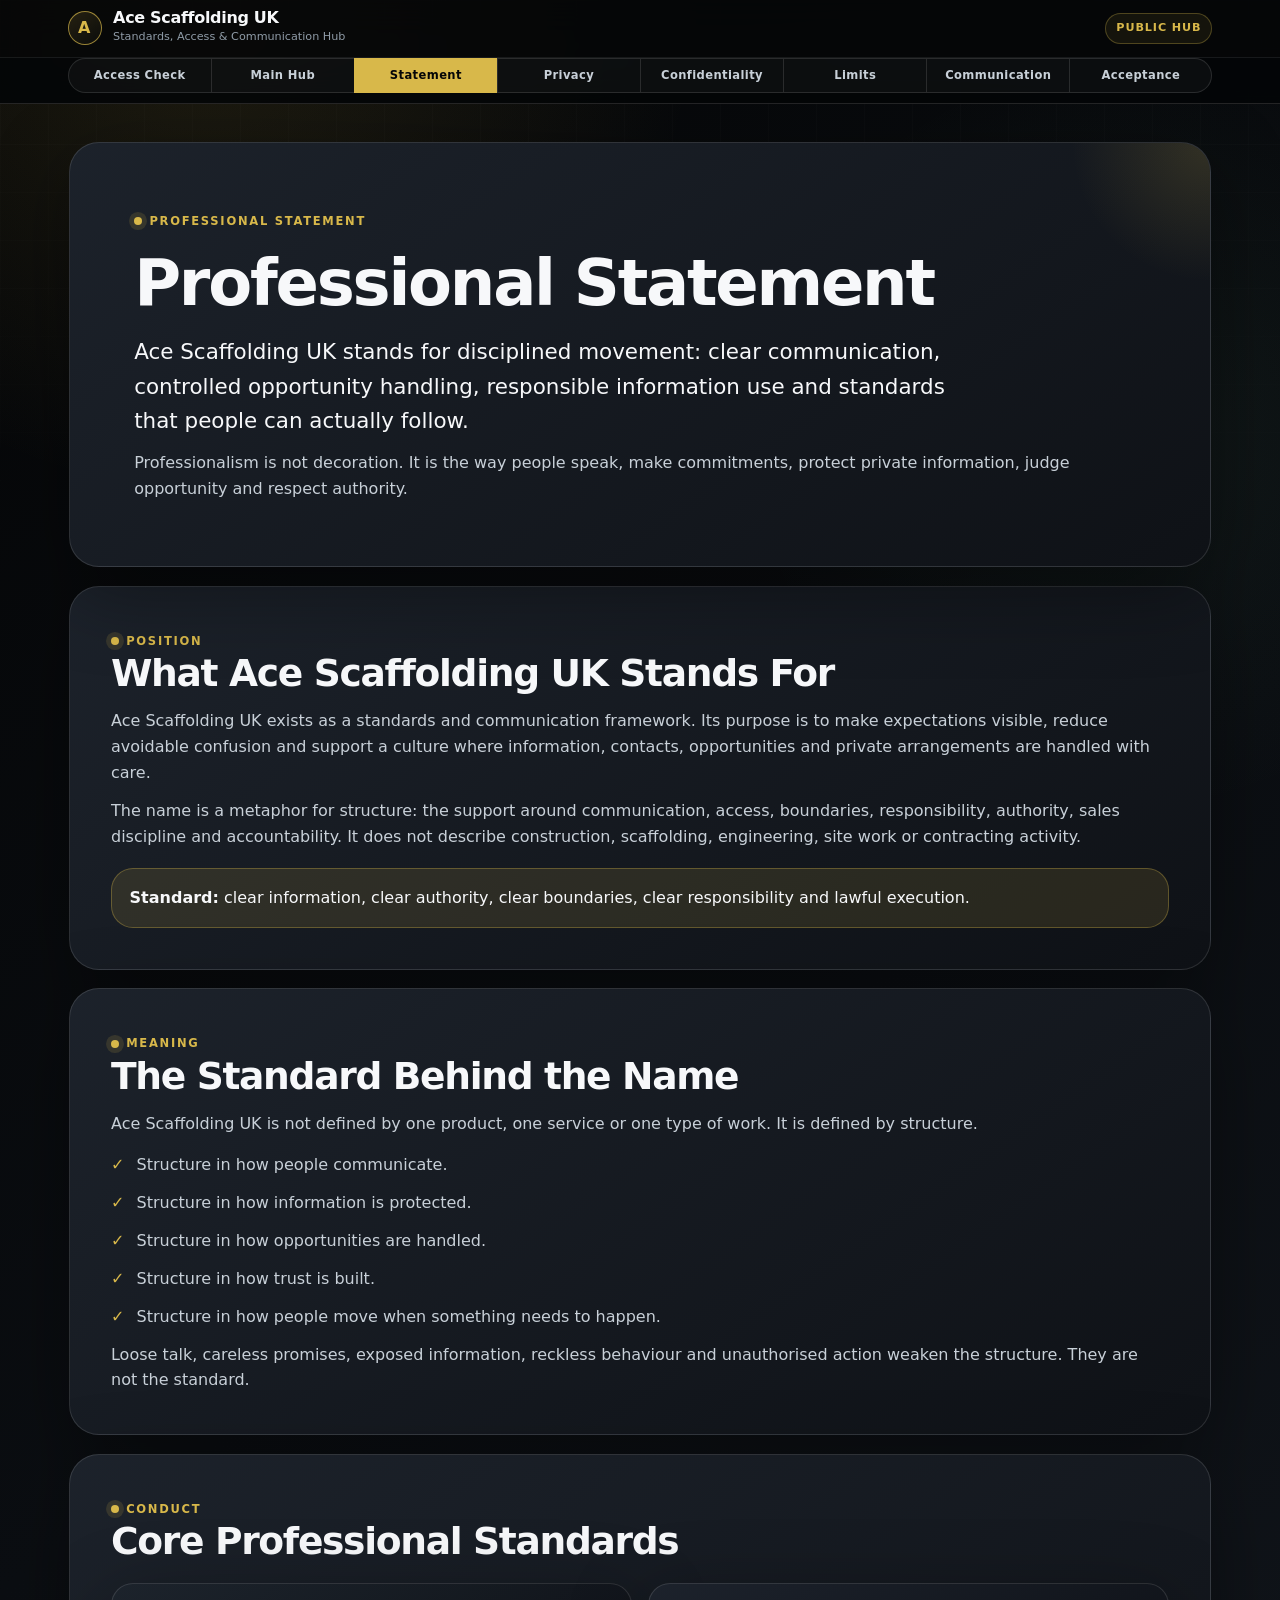
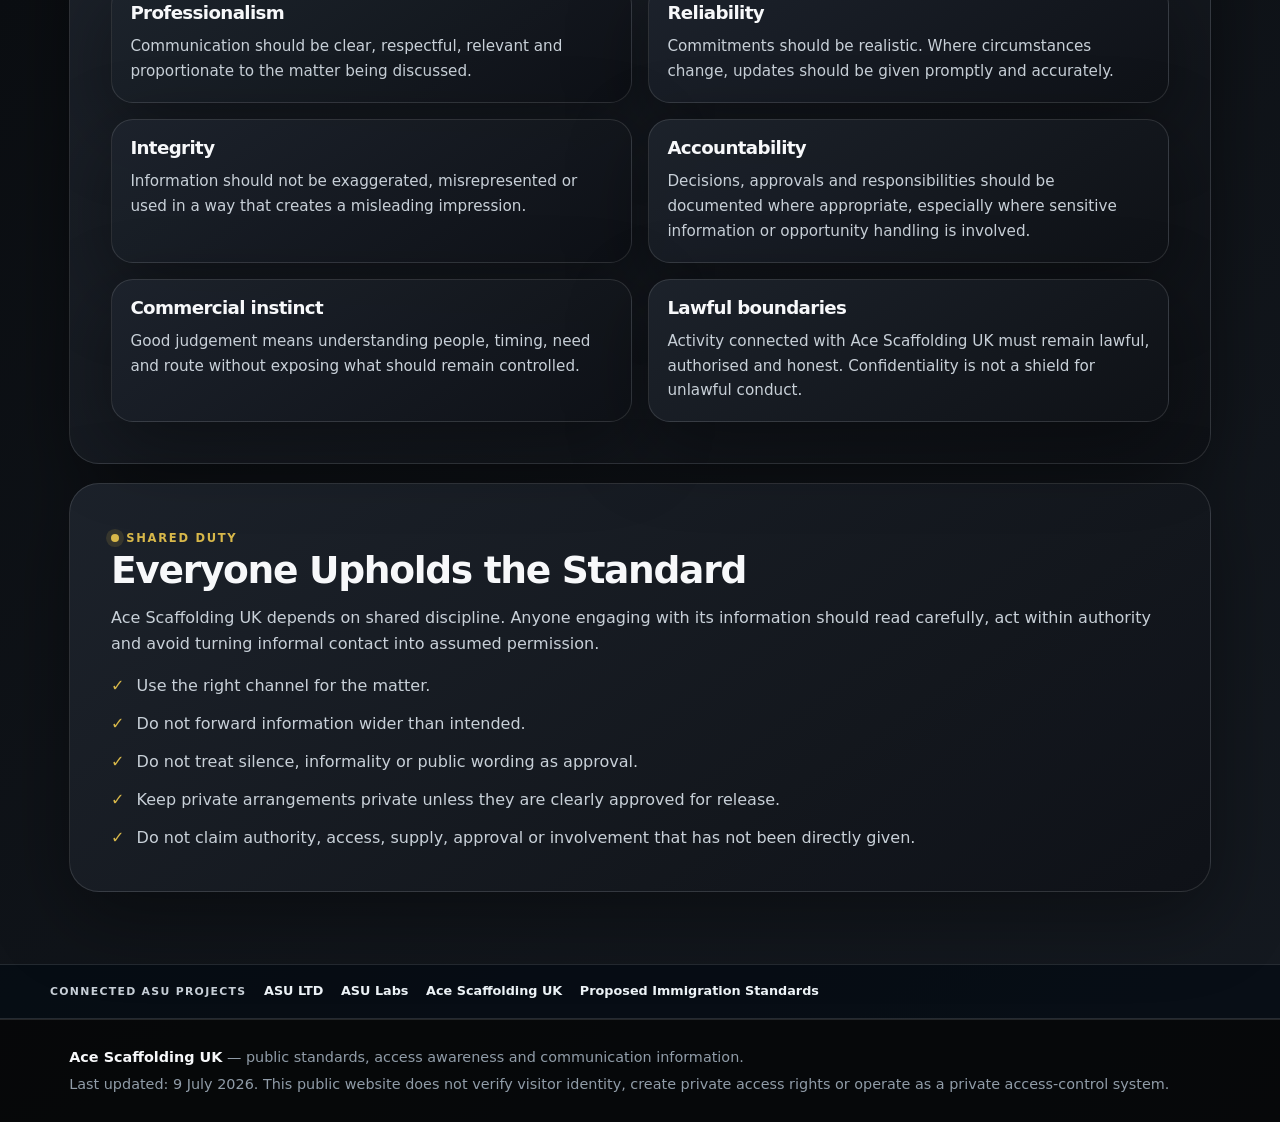
<file: statement.html>
<!DOCTYPE html>

<html lang="en-GB">
<head>
<meta charset="utf-8"/>
<meta content="width=device-width, initial-scale=1.0" name="viewport"/>
<meta content="Professional statement for Ace Scaffolding UK communication standards and conduct." name="description"/>
<title>Ace Scaffolding UK | Professional Statement</title>
<link href="style.css" rel="stylesheet"/>
<link rel="canonical" href="https://acescaffolding.uk/statement.html">
<meta property="og:type" content="website">
<meta property="og:title" content="Ace Scaffolding UK | Professional Statement">
<meta property="og:description" content="Professional statement for Ace Scaffolding UK communication standards and conduct.">
<meta property="og:url" content="https://acescaffolding.uk/statement.html">
<meta property="og:image" content="https://acescaffolding.uk/assets/social-card.svg">
<meta name="twitter:card" content="summary_large_image">
<script type="application/ld+json">{"@context": "https://schema.org", "@type": "WebPage", "name": "Ace Scaffolding UK | Professional Statement", "description": "Professional statement for Ace Scaffolding UK communication standards and conduct.", "url": "https://acescaffolding.uk/statement.html", "dateModified": "2026-09-18", "isPartOf": {"@type": "WebSite", "name": "ace", "url": "https://acescaffolding.uk/"}}</script>
<link rel="icon" href="/assets/favicon.svg" type="image/svg+xml">
<link rel="icon" href="/favicon.ico" sizes="any"><link rel="icon" type="image/png" sizes="32x32" href="/favicon-32x32.png"><link rel="icon" type="image/png" sizes="16x16" href="/favicon-16x16.png"><link rel="apple-touch-icon" sizes="180x180" href="/apple-touch-icon.png"><link rel="manifest" href="/site.webmanifest">
</head>
<body class="standard-page">
<a class="skip-link" href="#main-content">Skip to main content</a>
<header class="site-header compact-header">
<div class="header-inner">
<a aria-label="Ace Scaffolding UK hub overview" class="brand-lockup" href="hub.html">
<span aria-hidden="true" class="brand-mark">A</span>
<span class="brand-text">
<span class="brand-name">Ace Scaffolding UK</span>
<span class="brand-subtitle">Standards, Access &amp; Communication Hub</span>
</span>
</a>
<span aria-label="Public standards hub" class="header-status">Public Hub</span>
</div><nav aria-label="Page navigation" class="top-page-nav"><div class="top-page-nav-inner"><a class="top-page-nav-link" href="index.html">Access Check</a><a class="top-page-nav-link" href="hub.html">Main Hub</a><a aria-current="page" class="top-page-nav-link active" href="statement.html">Statement</a><a class="top-page-nav-link" href="privacy-notice.html">Privacy</a><a class="top-page-nav-link" href="confidentiality-policy.html">Confidentiality</a><a class="top-page-nav-link" href="disclaimer.html">Limits</a><a class="top-page-nav-link" href="communication-terms.html">Communication</a><a class="top-page-nav-link" href="acceptance.html">Acceptance</a></div></nav>
</header>
<main class="page-shell" id="main-content">
<section aria-labelledby="statement-title" class="hero-panel">
<span class="eyebrow">Professional statement</span>
<h1 id="statement-title">Professional Statement</h1>
<p class="lead">Ace Scaffolding UK stands for disciplined movement: clear communication, controlled opportunity handling, responsible information use and standards that people can actually follow.</p>
<p>Professionalism is not decoration. It is the way people speak, make commitments, protect private information, judge opportunity and respect authority.</p>
</section>
<section aria-labelledby="stands-title" class="policy-section">
<span class="eyebrow">Position</span>
<h2 id="stands-title">What Ace Scaffolding UK Stands For</h2>
<p>Ace Scaffolding UK exists as a standards and communication framework. Its purpose is to make expectations visible, reduce avoidable confusion and support a culture where information, contacts, opportunities and private arrangements are handled with care.</p>
<p>The name is a metaphor for structure: the support around communication, access, boundaries, responsibility, authority, sales discipline and accountability. It does not describe construction, scaffolding, engineering, site work or contracting activity.</p>
<div class="statement-banner"><strong>Standard:</strong> clear information, clear authority, clear boundaries, clear responsibility and lawful execution.</div>
</section>
<section aria-labelledby="meaning-title" class="policy-section">
<span class="eyebrow">Meaning</span>
<h2 id="meaning-title">The Standard Behind the Name</h2>
<p>Ace Scaffolding UK is not defined by one product, one service or one type of work. It is defined by structure.</p>
<ul class="rule-list">
<li>Structure in how people communicate.</li>
<li>Structure in how information is protected.</li>
<li>Structure in how opportunities are handled.</li>
<li>Structure in how trust is built.</li>
<li>Structure in how people move when something needs to happen.</li>
</ul>
<p>Loose talk, careless promises, exposed information, reckless behaviour and unauthorised action weaken the structure. They are not the standard.</p>
</section>
<section aria-labelledby="principles-title" class="policy-section">
<span class="eyebrow">Conduct</span>
<h2 id="principles-title">Core Professional Standards</h2>
<div class="content-grid two-column-grid">
<article class="document-card"><h3>Professionalism</h3><p>Communication should be clear, respectful, relevant and proportionate to the matter being discussed.</p></article>
<article class="document-card"><h3>Reliability</h3><p>Commitments should be realistic. Where circumstances change, updates should be given promptly and accurately.</p></article>
<article class="document-card"><h3>Integrity</h3><p>Information should not be exaggerated, misrepresented or used in a way that creates a misleading impression.</p></article>
<article class="document-card"><h3>Accountability</h3><p>Decisions, approvals and responsibilities should be documented where appropriate, especially where sensitive information or opportunity handling is involved.</p></article>
<article class="document-card"><h3>Commercial instinct</h3><p>Good judgement means understanding people, timing, need and route without exposing what should remain controlled.</p></article>
<article class="document-card"><h3>Lawful boundaries</h3><p>Activity connected with Ace Scaffolding UK must remain lawful, authorised and honest. Confidentiality is not a shield for unlawful conduct.</p></article>
</div>
</section>
<section aria-labelledby="shared-title" class="policy-section">
<span class="eyebrow">Shared duty</span>
<h2 id="shared-title">Everyone Upholds the Standard</h2>
<p>Ace Scaffolding UK depends on shared discipline. Anyone engaging with its information should read carefully, act within authority and avoid turning informal contact into assumed permission.</p>
<ul class="rule-list">
<li>Use the right channel for the matter.</li>
<li>Do not forward information wider than intended.</li>
<li>Do not treat silence, informality or public wording as approval.</li>
<li>Keep private arrangements private unless they are clearly approved for release.</li>
<li>Do not claim authority, access, supply, approval or involvement that has not been directly given.</li>
</ul>
</section>

</main>
<aside class="asu-network" aria-label="Connected ASU projects">
  <div class="asu-network__inner">
    <span>Connected ASU projects</span>
    <a href="https://asultd.com/">ASU LTD</a>
    <a href="https://asulabs.uk/">ASU Labs</a>
    <a href="https://acescaffolding.uk/">Ace Scaffolding UK</a>
    <a href="https://asu-immigration-proposed-standards.uk/">Proposed Immigration Standards</a>
  </div>
</aside>
<footer class="site-footer">
<div class="footer-inner">
<p><strong>Ace Scaffolding UK</strong> — public standards, access awareness and communication information.</p>
<p>Last updated: 9 July 2026. This public website does not verify visitor identity, create private access rights or operate as a private access-control system.</p>
</div>
</footer>
</body>
</html>
</file>
<file: style.css>
:root {
    --black: #050607;
    --charcoal: #0d1014;
    --deep: #141820;
    --panel: #1d232c;
    --panel-soft: #252d38;
    --line: rgba(255, 255, 255, 0.12);
    --line-strong: rgba(216, 184, 74, 0.38);
    --white: #f7f8fa;
    --muted: #c8d0d8;
    --steel: #909ca8;
    --accent: #d8b84a;
    --accent-soft: rgba(216, 184, 74, 0.14);
    --green: #7fd39a;
    --shadow: 0 24px 80px rgba(0, 0, 0, 0.38);
    --radius-xl: 30px;
    --radius-lg: 22px;
    --radius-md: 15px;
    --max-width: 1180px;
}

* { box-sizing: border-box; }

html { scroll-behavior: smooth; }

body {
    margin: 0;
    min-height: 100vh;
    color: var(--white);
    background:
        radial-gradient(circle at 16% 0%, rgba(216, 184, 74, 0.12), transparent 31rem),
        radial-gradient(circle at 88% 16%, rgba(127, 211, 154, 0.06), transparent 24rem),
        linear-gradient(145deg, #050607 0%, #0b0e12 44%, #151a21 100%);
    font-family: Inter, ui-sans-serif, system-ui, -apple-system, BlinkMacSystemFont, "Segoe UI", sans-serif;
    line-height: 1.62;
}

body::before {
    content: "";
    position: fixed;
    inset: 0;
    pointer-events: none;
    background-image:
        linear-gradient(rgba(255,255,255,0.025) 1px, transparent 1px),
        linear-gradient(90deg, rgba(255,255,255,0.025) 1px, transparent 1px);
    background-size: 48px 48px;
    mask-image: linear-gradient(to bottom, rgba(0,0,0,0.74), transparent 75%);
}

.skip-link {
    position: absolute;
    left: -999px;
    top: auto;
    width: 1px;
    height: 1px;
    overflow: hidden;
}

.skip-link:focus {
    left: 1rem;
    top: 1rem;
    width: auto;
    height: auto;
    z-index: 999;
    padding: 0.75rem 1rem;
    color: var(--black);
    background: var(--accent);
    border-radius: 12px;
}

.site-header {
    position: sticky;
    top: 0;
    z-index: 20;
    background: rgba(5, 6, 7, 0.86);
    backdrop-filter: blur(18px);
    border-bottom: 1px solid var(--line);
}

.header-inner {
    max-width: var(--max-width);
    margin: 0 auto;
    padding: 0.64rem 1.1rem;
    display: flex;
    align-items: center;
    justify-content: space-between;
    gap: 0.8rem;
}

.brand-lockup {
    display: inline-flex;
    align-items: center;
    gap: 0.72rem;
    color: var(--white);
    text-decoration: none;
    min-width: 0;
}

.brand-mark {
    flex: 0 0 auto;
    width: 34px;
    height: 34px;
    display: grid;
    place-items: center;
    border: 1px solid rgba(216, 184, 74, 0.68);
    border-radius: 50%;
    color: var(--accent);
    font-weight: 850;
    letter-spacing: 0.04em;
    background: linear-gradient(145deg, rgba(216, 184, 74, 0.15), rgba(255, 255, 255, 0.02));
}

.brand-text { min-width: 0; }
.brand-name, .brand-subtitle { display: block; }

.brand-name {
    font-weight: 850;
    line-height: 1.05;
    letter-spacing: -0.02em;
}

.brand-subtitle {
    color: var(--steel);
    font-size: 0.7rem;
    margin-top: 0.08rem;
    white-space: nowrap;
    overflow: hidden;
    text-overflow: ellipsis;
}

.header-status {
    flex: 0 0 auto;
    padding: 0.35rem 0.62rem;
    color: var(--accent);
    border: 1px solid rgba(216, 184, 74, 0.3);
    border-radius: 999px;
    background: rgba(216, 184, 74, 0.08);
    font-size: 0.7rem;
    font-weight: 800;
    letter-spacing: 0.08em;
    text-transform: uppercase;
}

.page-shell {
    position: relative;
    z-index: 1;
    max-width: var(--max-width);
    margin: 0 auto;
    padding: 2.4rem 1.2rem 4.5rem;
}

.hero-panel, .policy-section, .document-card, .status-card, .callout-card, .mission-strip {
    border: 1px solid var(--line);
    background: linear-gradient(145deg, rgba(29, 35, 44, 0.97), rgba(15, 18, 23, 0.97));
    box-shadow: var(--shadow);
}

.hero-panel {
    position: relative;
    overflow: hidden;
    border-radius: var(--radius-xl);
    padding: clamp(1.8rem, 5vw, 4rem);
    margin-bottom: 1.15rem;
}

.hero-panel::after {
    content: "";
    position: absolute;
    right: -9rem;
    top: -9rem;
    width: 18rem;
    height: 18rem;
    border-radius: 50%;
    background: radial-gradient(circle, rgba(216, 184, 74, 0.16), transparent 68%);
}

.eyebrow, .card-kicker, .status-label {
    display: inline-flex;
    align-items: center;
    gap: 0.45rem;
    color: var(--accent);
    font-size: 0.72rem;
    font-weight: 850;
    letter-spacing: 0.15em;
    text-transform: uppercase;
}

.eyebrow::before {
    content: "";
    width: 0.5rem;
    height: 0.5rem;
    border-radius: 50%;
    background: var(--accent);
    box-shadow: 0 0 0 5px var(--accent-soft);
}

h1, h2, h3 {
    margin: 0;
    line-height: 1.08;
    letter-spacing: -0.035em;
}

h1 {
    position: relative;
    z-index: 1;
    max-width: 940px;
    margin-top: 1rem;
    font-size: clamp(2rem, 5vw, 4.25rem);
}

h1 span { color: var(--steel); font-weight: 650; }
h2 { font-size: clamp(1.45rem, 3vw, 2.35rem); margin-bottom: 0.9rem; }
h3 { font-size: 1.14rem; }

p { color: var(--muted); margin: 0.72rem 0 0; }
strong { color: var(--white); }
.lead { max-width: 850px; color: var(--white); font-size: clamp(1.06rem, 2vw, 1.34rem); margin-top: 1.05rem; }
.notice-text { max-width: 820px; color: var(--white); font-weight: 650; }

.access-panel {
    min-height: calc(100vh - 150px);
    display: flex;
    flex-direction: column;
    justify-content: center;
}

.access-status-row { display: inline-flex; align-items: center; gap: 0.72rem; }
.status-pulse {
    width: 0.78rem;
    height: 0.78rem;
    border-radius: 50%;
    background: var(--accent);
    box-shadow: 0 0 0 rgba(216, 184, 74, 0.55);
    animation: pulse 1.9s infinite;
}

@keyframes pulse {
    0% { box-shadow: 0 0 0 0 rgba(216, 184, 74, 0.5); }
    70% { box-shadow: 0 0 0 13px rgba(216, 184, 74, 0); }
    100% { box-shadow: 0 0 0 0 rgba(216, 184, 74, 0); }
}

.connection-line {
    display: inline-flex;
    align-items: center;
    gap: 0.5rem;
}

.connection-line::after {
    content: "";
    width: 0.62rem;
    height: 0.62rem;
    border: 2px solid rgba(216, 184, 74, 0.24);
    border-top-color: var(--accent);
    border-radius: 50%;
    animation: spin 1.15s linear infinite;
}

@keyframes spin { to { transform: rotate(360deg); } }

.status-grid, .content-grid {
    display: grid;
    grid-template-columns: repeat(4, minmax(0, 1fr));
    gap: 1rem;
    margin-top: 1.35rem;
}

.five-card-grid { grid-template-columns: repeat(5, minmax(0, 1fr)); }
.two-column-grid { grid-template-columns: repeat(2, minmax(0, 1fr)); }
.three-column-grid { grid-template-columns: repeat(3, minmax(0, 1fr)); }
.nav-card-grid { grid-template-columns: repeat(3, minmax(0, 1fr)); }

.status-card, .document-card, .callout-card, .mission-strip {
    border-radius: var(--radius-lg);
    padding: 1.15rem;
}

.status-card {
    background: rgba(255, 255, 255, 0.045);
    box-shadow: none;
}

.status-card strong { display: block; color: var(--white); line-height: 1.24; }
.status-card p, .document-card p, .callout-card p { font-size: 0.95rem; }

.button-row { margin-top: 1.8rem; display: flex; gap: 0.8rem; flex-wrap: wrap; }

.primary-button, .secondary-button, .document-card a {
    display: inline-flex;
    align-items: center;
    justify-content: center;
    border-radius: 999px;
    text-decoration: none;
    font-weight: 850;
}

.primary-button {
    min-height: 46px;
    padding: 0.85rem 1.35rem;
    color: var(--black);
    background: var(--accent);
    border: 1px solid var(--accent);
}

.secondary-button {
    min-height: 46px;
    padding: 0.85rem 1.2rem;
    color: var(--white);
    background: rgba(255,255,255,0.055);
    border: 1px solid var(--line);
}

.primary-button:hover, .primary-button:focus-visible, .secondary-button:hover, .secondary-button:focus-visible {
    filter: brightness(1.08);
    outline: 3px solid rgba(216, 184, 74, 0.26);
    outline-offset: 3px;
}

.fine-print { max-width: 780px; margin-top: 1.35rem; color: var(--steel); font-size: 0.92rem; }

.last-updated-badge {
    display: inline-flex;
    margin-top: 1.25rem;
    padding: 0.48rem 0.72rem;
    color: var(--accent);
    border: 1px solid rgba(216, 184, 74, 0.35);
    border-radius: 999px;
    background: var(--accent-soft);
    font-weight: 850;
}

.policy-section {
    border-radius: var(--radius-xl);
    padding: clamp(1.35rem, 3.3vw, 2.55rem);
    margin-top: 1.15rem;
}

.document-card { min-height: 100%; transition: transform 160ms ease, border-color 160ms ease, background 160ms ease; }
.document-card:hover { transform: translateY(-3px); border-color: rgba(216, 184, 74, 0.42); background: linear-gradient(145deg, rgba(38, 46, 57, 0.98), rgba(17, 21, 27, 0.98)); }
.document-card h3 { margin-bottom: 0.5rem; }
.document-card a { margin-top: 1rem; color: var(--accent); min-height: auto; }
.document-card a::after { content: "→"; margin-left: 0.35rem; }

.nav-card.active { border-color: rgba(216, 184, 74, 0.62); background: linear-gradient(145deg, rgba(216, 184, 74, 0.16), rgba(18, 22, 27, 0.96)); }
.nav-card.active a { color: var(--steel); cursor: default; }

.split-section { display: grid; grid-template-columns: minmax(0, 1.35fr) minmax(280px, 0.65fr); gap: 1.2rem; align-items: start; }
.callout-card { border-color: var(--line-strong); background: linear-gradient(145deg, rgba(216, 184, 74, 0.13), rgba(255,255,255,0.035)); }

.mission-strip {
    display: grid;
    grid-template-columns: minmax(0, 0.72fr) minmax(0, 1.28fr);
    gap: 1.1rem;
    align-items: center;
    margin-top: 1.15rem;
    border-color: var(--line-strong);
}

.mission-strip .large-line {
    color: var(--white);
    font-size: clamp(1.25rem, 2.2vw, 1.85rem);
    line-height: 1.15;
    letter-spacing: -0.035em;
    font-weight: 850;
}

.rule-list, .check-list {
    padding-left: 0;
    list-style: none;
    display: grid;
    gap: 0.75rem;
    margin: 1rem 0 0;
    color: var(--muted);
}

.rule-list li, .check-list li { position: relative; padding-left: 1.6rem; }
.rule-list li::before, .check-list li::before { content: "✓"; position: absolute; left: 0; color: var(--accent); font-weight: 900; }
.negative-list li::before { content: "—"; }

.classification-list { display: grid; gap: 0.75rem; margin-top: 1rem; }
.classification-item {
    display: grid;
    grid-template-columns: 235px minmax(0, 1fr);
    gap: 1rem;
    align-items: baseline;
    padding: 1rem;
    border: 1px solid var(--line);
    border-radius: var(--radius-md);
    background: rgba(255, 255, 255, 0.035);
}
.classification-item h3 { color: var(--accent); font-size: 0.92rem; letter-spacing: 0.13em; }
.classification-item p { margin-top: 0; }

.numbered-list { display: grid; gap: 0.88rem; margin-top: 1.1rem; }
.numbered-list div {
    display: grid;
    grid-template-columns: 42px minmax(0, 1fr);
    gap: 0.82rem;
    align-items: start;
    padding: 1rem;
    border: 1px solid var(--line);
    border-radius: var(--radius-md);
    background: rgba(255, 255, 255, 0.035);
}
.numbered-list span { width: 34px; height: 34px; display: grid; place-items: center; color: var(--black); background: var(--accent); border-radius: 50%; font-weight: 900; }
.numbered-list p { margin-top: 0.12rem; }

.statement-banner {
    margin-top: 1.15rem;
    padding: 1rem 1.1rem;
    color: var(--white);
    background: rgba(216, 184, 74, 0.12);
    border: 1px solid rgba(216, 184, 74, 0.32);
    border-radius: var(--radius-lg);
}

.notice-number { color: var(--accent); font-size: 0.76rem; font-weight: 900; letter-spacing: 0.13em; text-transform: uppercase; }

.site-footer { border-top: 1px solid var(--line); background: rgba(5, 6, 7, 0.88); }
.footer-inner { max-width: var(--max-width); margin: 0 auto; padding: 1.35rem 1.2rem; }
.footer-inner p { margin: 0.25rem 0; color: var(--steel); font-size: 0.9rem; }

@media (max-width: 980px) {
    .status-grid, .content-grid, .five-card-grid, .two-column-grid, .three-column-grid, .nav-card-grid { grid-template-columns: repeat(2, minmax(0, 1fr)); }
    .split-section, .mission-strip { grid-template-columns: 1fr; }
}

@media (max-width: 620px) {
    .page-shell { padding-top: 1.25rem; }
    .header-inner { padding: 0.56rem 0.82rem; }
    .brand-mark { width: 32px; height: 32px; }
    .brand-name { font-size: 0.96rem; }
    .brand-subtitle { font-size: 0.66rem; max-width: 230px; }
    .header-status { display: none; }
    .status-grid, .content-grid, .five-card-grid, .two-column-grid, .three-column-grid, .nav-card-grid { grid-template-columns: 1fr; }
    .classification-item { grid-template-columns: 1fr; gap: 0.35rem; }
    .hero-panel, .policy-section { border-radius: 20px; }
}

@media (prefers-reduced-motion: reduce) {
    html { scroll-behavior: auto; }
    *, *::before, *::after { animation-duration: 0.001ms !important; animation-iteration-count: 1 !important; transition-duration: 0.001ms !important; }
}


/* Compact top navigation */
.top-page-nav {
    border-top: 1px solid rgba(255, 255, 255, 0.08);
    background: rgba(5, 6, 7, 0.38);
}

.top-page-nav-inner {
    max-width: var(--max-width);
    margin: 0 auto;
    padding: 0 1.1rem 0.62rem;
    display: grid;
    grid-template-columns: repeat(8, minmax(0, 1fr));
    gap: 0;
}

.top-page-nav-link {
    min-height: 34px;
    display: inline-flex;
    align-items: center;
    justify-content: center;
    padding: 0.45rem 0.42rem;
    color: var(--muted);
    text-decoration: none;
    font-size: 0.72rem;
    font-weight: 850;
    letter-spacing: 0.035em;
    text-align: center;
    border: 1px solid var(--line);
    border-right: 0;
    background: rgba(255, 255, 255, 0.035);
    transition: background 160ms ease, color 160ms ease, border-color 160ms ease;
}

.top-page-nav-link:first-child {
    border-radius: 999px 0 0 999px;
}

.top-page-nav-link:last-child {
    border-right: 1px solid var(--line);
    border-radius: 0 999px 999px 0;
}

.top-page-nav-link:hover,
.top-page-nav-link:focus-visible {
    color: var(--white);
    background: rgba(216, 184, 74, 0.1);
    border-color: rgba(216, 184, 74, 0.34);
    outline: none;
}

.top-page-nav-link.active {
    color: var(--black);
    background: var(--accent);
    border-color: var(--accent);
}

@media (max-width: 980px) {
    .top-page-nav-inner {
        display: flex;
        overflow-x: auto;
        -webkit-overflow-scrolling: touch;
        scrollbar-width: none;
        padding-bottom: 0.55rem;
    }

    .top-page-nav-inner::-webkit-scrollbar {
        display: none;
    }

    .top-page-nav-link {
        flex: 0 0 auto;
        min-width: 118px;
        white-space: nowrap;
    }
}

@media (max-width: 620px) {
    .top-page-nav-inner {
        padding: 0 0.82rem 0.5rem;
    }

    .top-page-nav-link {
        min-width: 108px;
        min-height: 32px;
        padding: 0.4rem 0.48rem;
        font-size: 0.68rem;
    }
}

@media print {
    .top-page-nav { display: none !important; }
}


/* Acceptance form additions */
.acceptance-form label {
    display: block;
    margin-top: 1rem;
    color: var(--white);
    font-weight: 800;
}

.acceptance-form input,
.acceptance-form select,
.acceptance-form textarea {
    width: 100%;
    margin-top: 0.45rem;
    padding: 0.88rem 0.95rem;
    color: var(--white);
    background: rgba(255, 255, 255, 0.055);
    border: 1px solid var(--line);
    border-radius: var(--radius-md);
    font: inherit;
}

.acceptance-form select option { color: #050607; }
.acceptance-form textarea { min-height: 110px; resize: vertical; }

.acceptance-form input:focus,
.acceptance-form select:focus,
.acceptance-form textarea:focus {
    outline: 3px solid rgba(216, 184, 74, 0.22);
    border-color: rgba(216, 184, 74, 0.62);
}

.check-option {
    display: grid;
    grid-template-columns: 24px minmax(0, 1fr);
    gap: 0.75rem;
    align-items: start;
    margin-top: 1rem;
    padding: 0.95rem;
    border: 1px solid var(--line);
    border-radius: var(--radius-md);
    background: rgba(255, 255, 255, 0.035);
}

.check-option input { width: 18px; height: 18px; margin-top: 0.18rem; }
.check-option label { margin: 0; color: var(--muted); font-weight: 650; }

.record-output {
    white-space: pre-wrap;
    word-break: break-word;
    margin-top: 1rem;
    padding: 1rem;
    color: var(--white);
    background: rgba(0, 0, 0, 0.34);
    border: 1px solid var(--line);
    border-radius: var(--radius-md);
    overflow: auto;
}

.hidden { display: none; }

button.primary-button,
button.secondary-button {
    font: inherit;
    cursor: pointer;
}

@media print {
    .site-header,
    .bottom-navigation,
    .button-row,
    .acceptance-form,
    .callout-card,
    .site-footer { display: none !important; }
    body { background: #fff; color: #000; }
    body::before { display: none; }
    .policy-section, .hero-panel { box-shadow: none; background: #fff; color: #000; border-color: #999; }
    p, .record-output { color: #000; }
    .record-output { background: #fff; }
}

/* Connected-project and release additions — 2026-09-18 */
.asu-network{border-top:1px solid var(--line,#334);border-bottom:1px solid var(--line,#334);background:rgba(4,11,18,.72)}
.asu-network__inner{width:min(calc(100% - 2rem),1180px);margin:auto;display:flex;align-items:center;flex-wrap:wrap;gap:.75rem 1.1rem;padding:1rem 0}
.asu-network__inner span{color:var(--muted,#9fb0bf);font-size:.68rem;font-weight:850;letter-spacing:.12em;text-transform:uppercase}
.asu-network__inner a{color:var(--text,#eef4f8);font-size:.8rem;font-weight:750;text-decoration:none}
.asu-network__inner a:hover,.asu-network__inner a:focus-visible{color:var(--accent,#64c8ff);text-decoration:underline}
.release-panel{margin:2rem 0;padding:1.25rem;border:1px solid var(--line,#334);border-radius:14px;background:rgba(255,255,255,.025)}
.release-panel h2,.release-panel h3{margin-top:0}.release-panel a{font-weight:750}
.status-badge{display:inline-block;padding:.28rem .55rem;border:1px solid currentColor;border-radius:999px;font-size:.68rem;font-weight:850;letter-spacing:.06em;text-transform:uppercase}
.status-badge.evidence{color:#78ffd6}.status-badge.interpretation{color:#64c8ff}.status-badge.proposal{color:#d7a7ff}.status-badge.question{color:#ffd38a}.status-badge.boundary{color:#ffb3b3}
@media(max-width:620px){.asu-network__inner{align-items:flex-start;flex-direction:column}}
</file>
